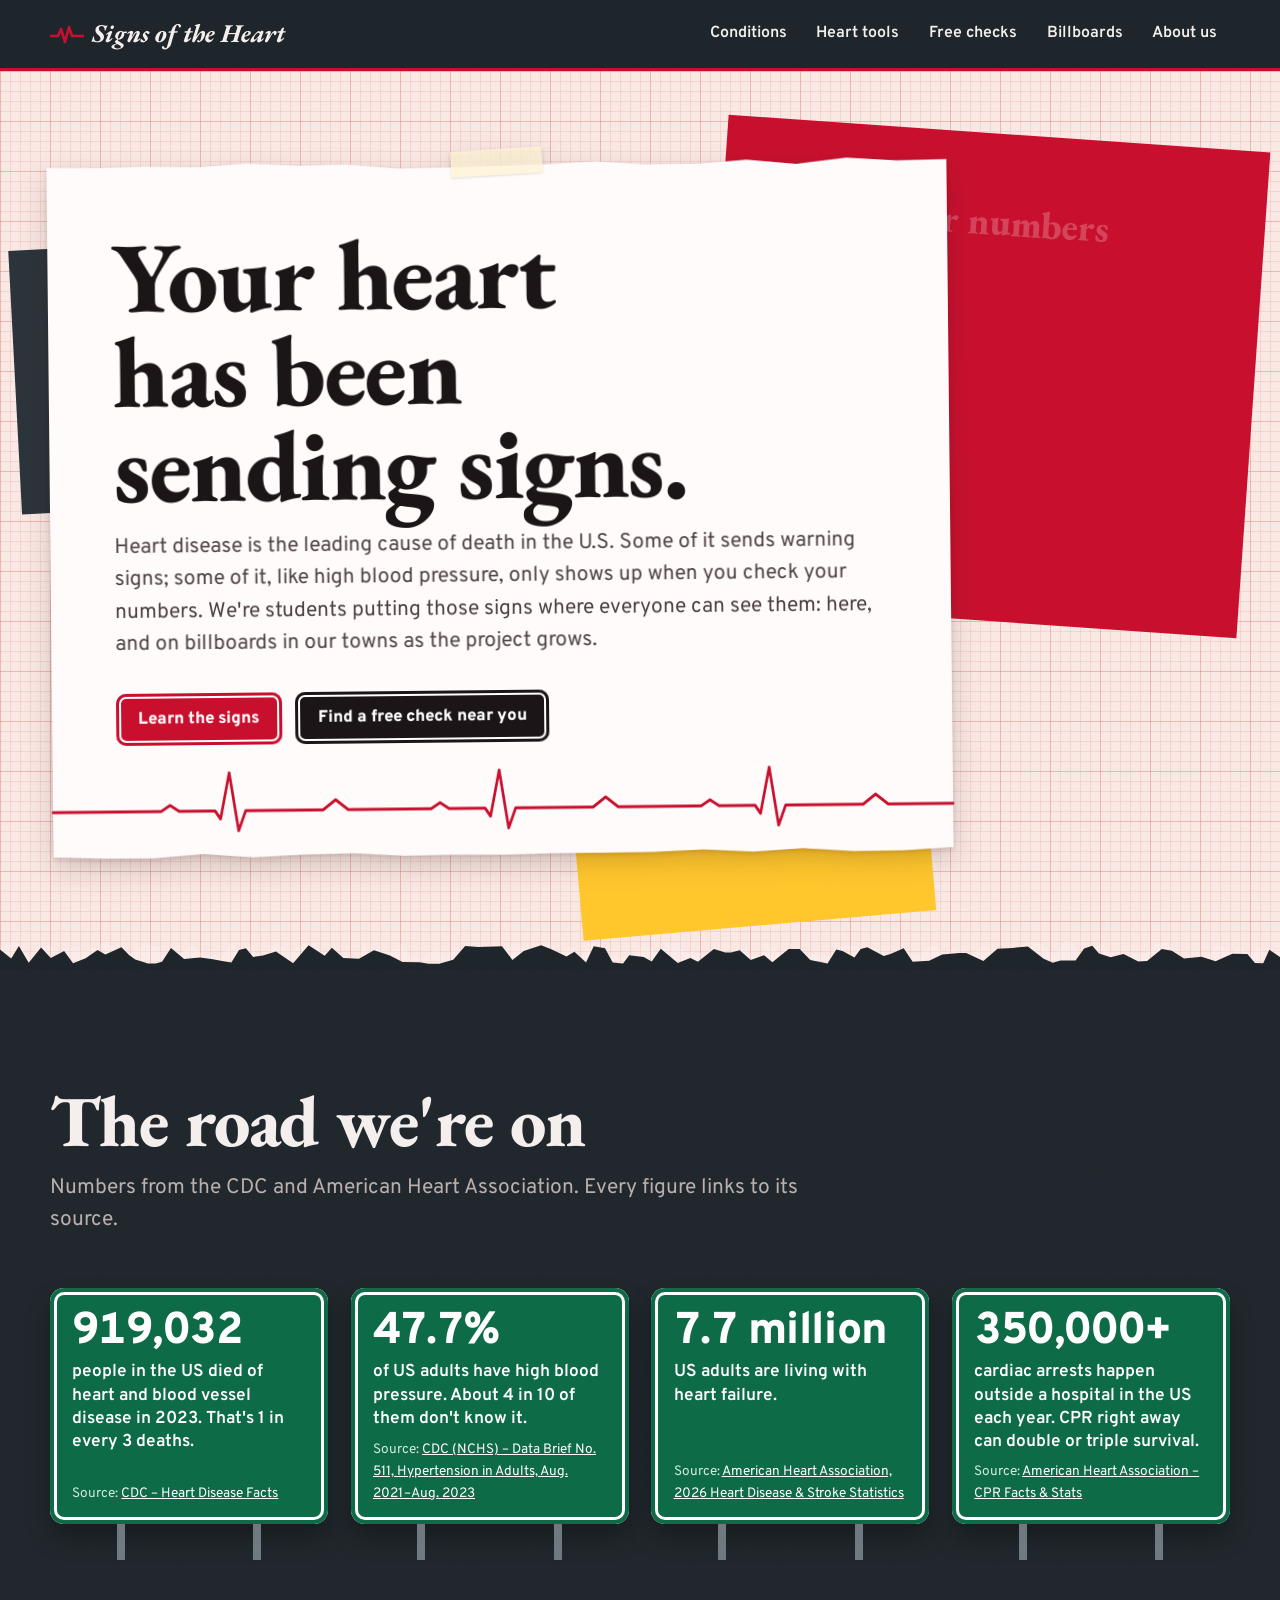
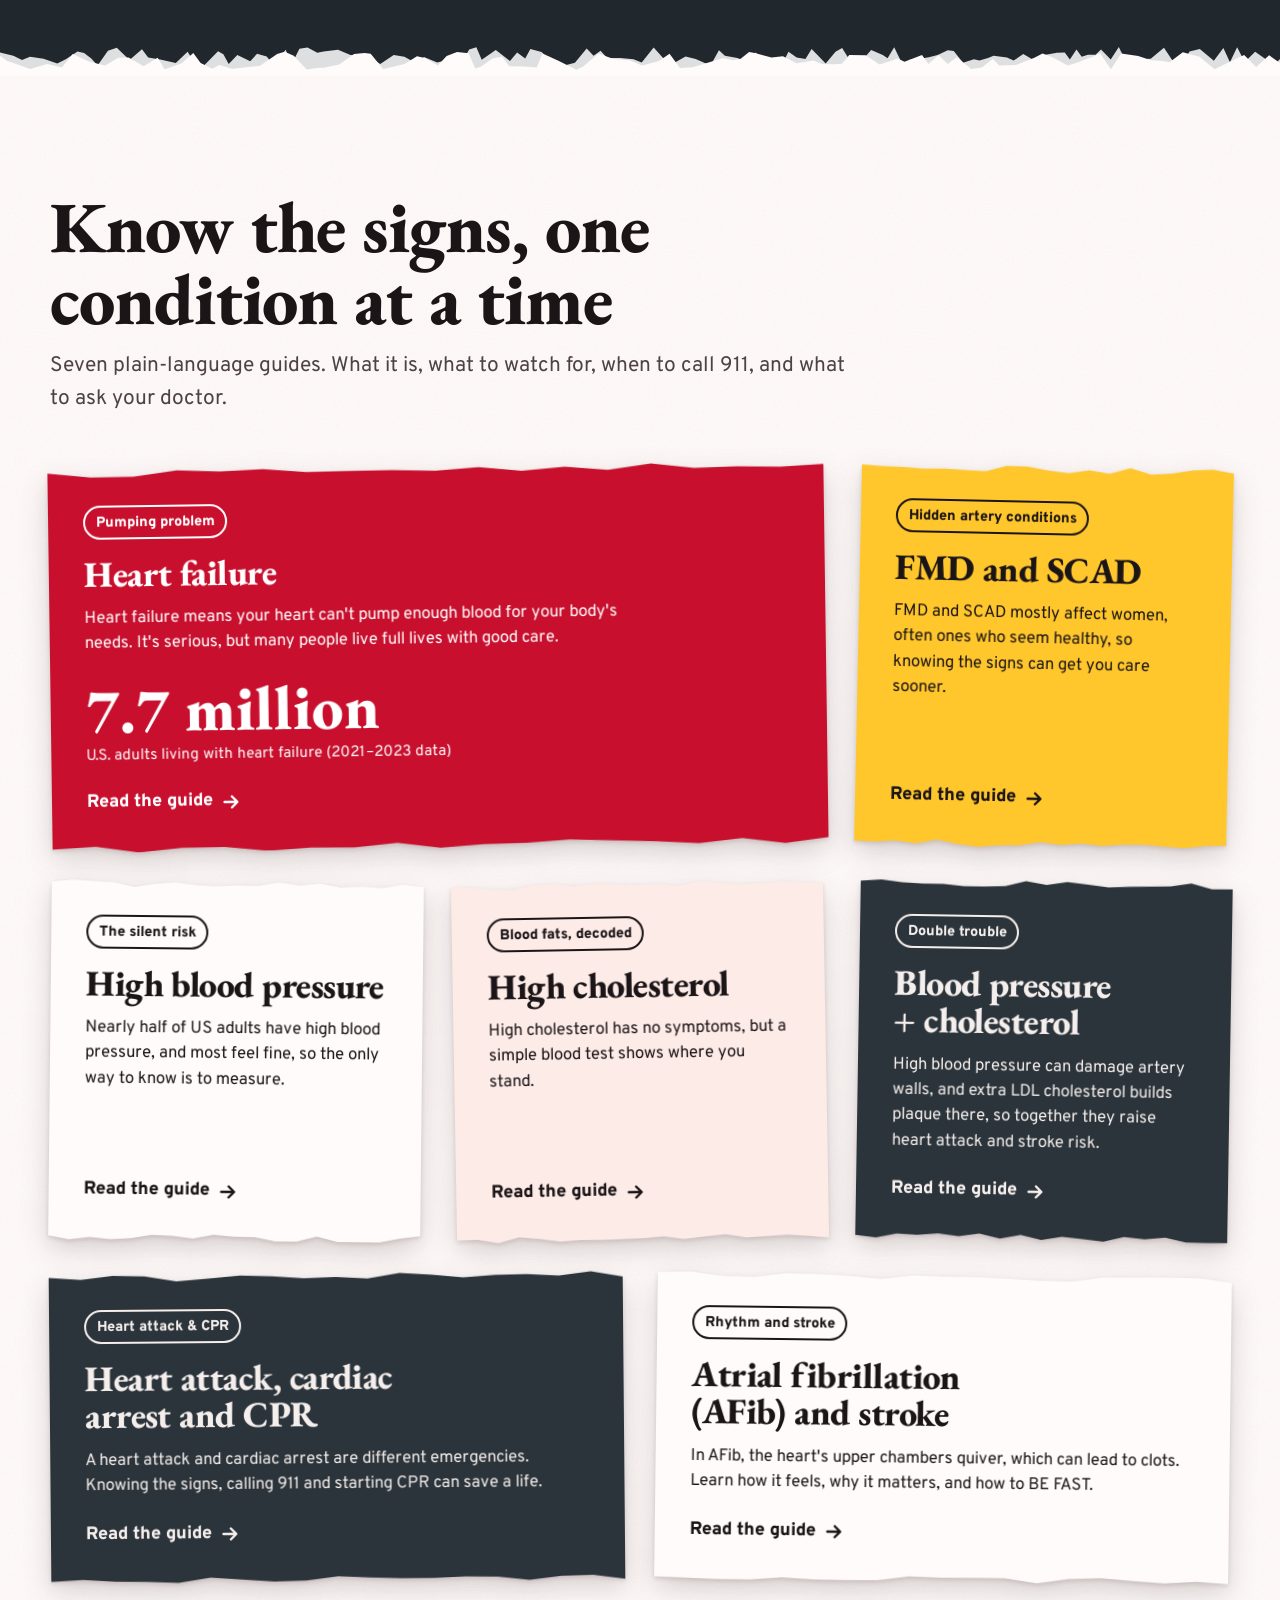
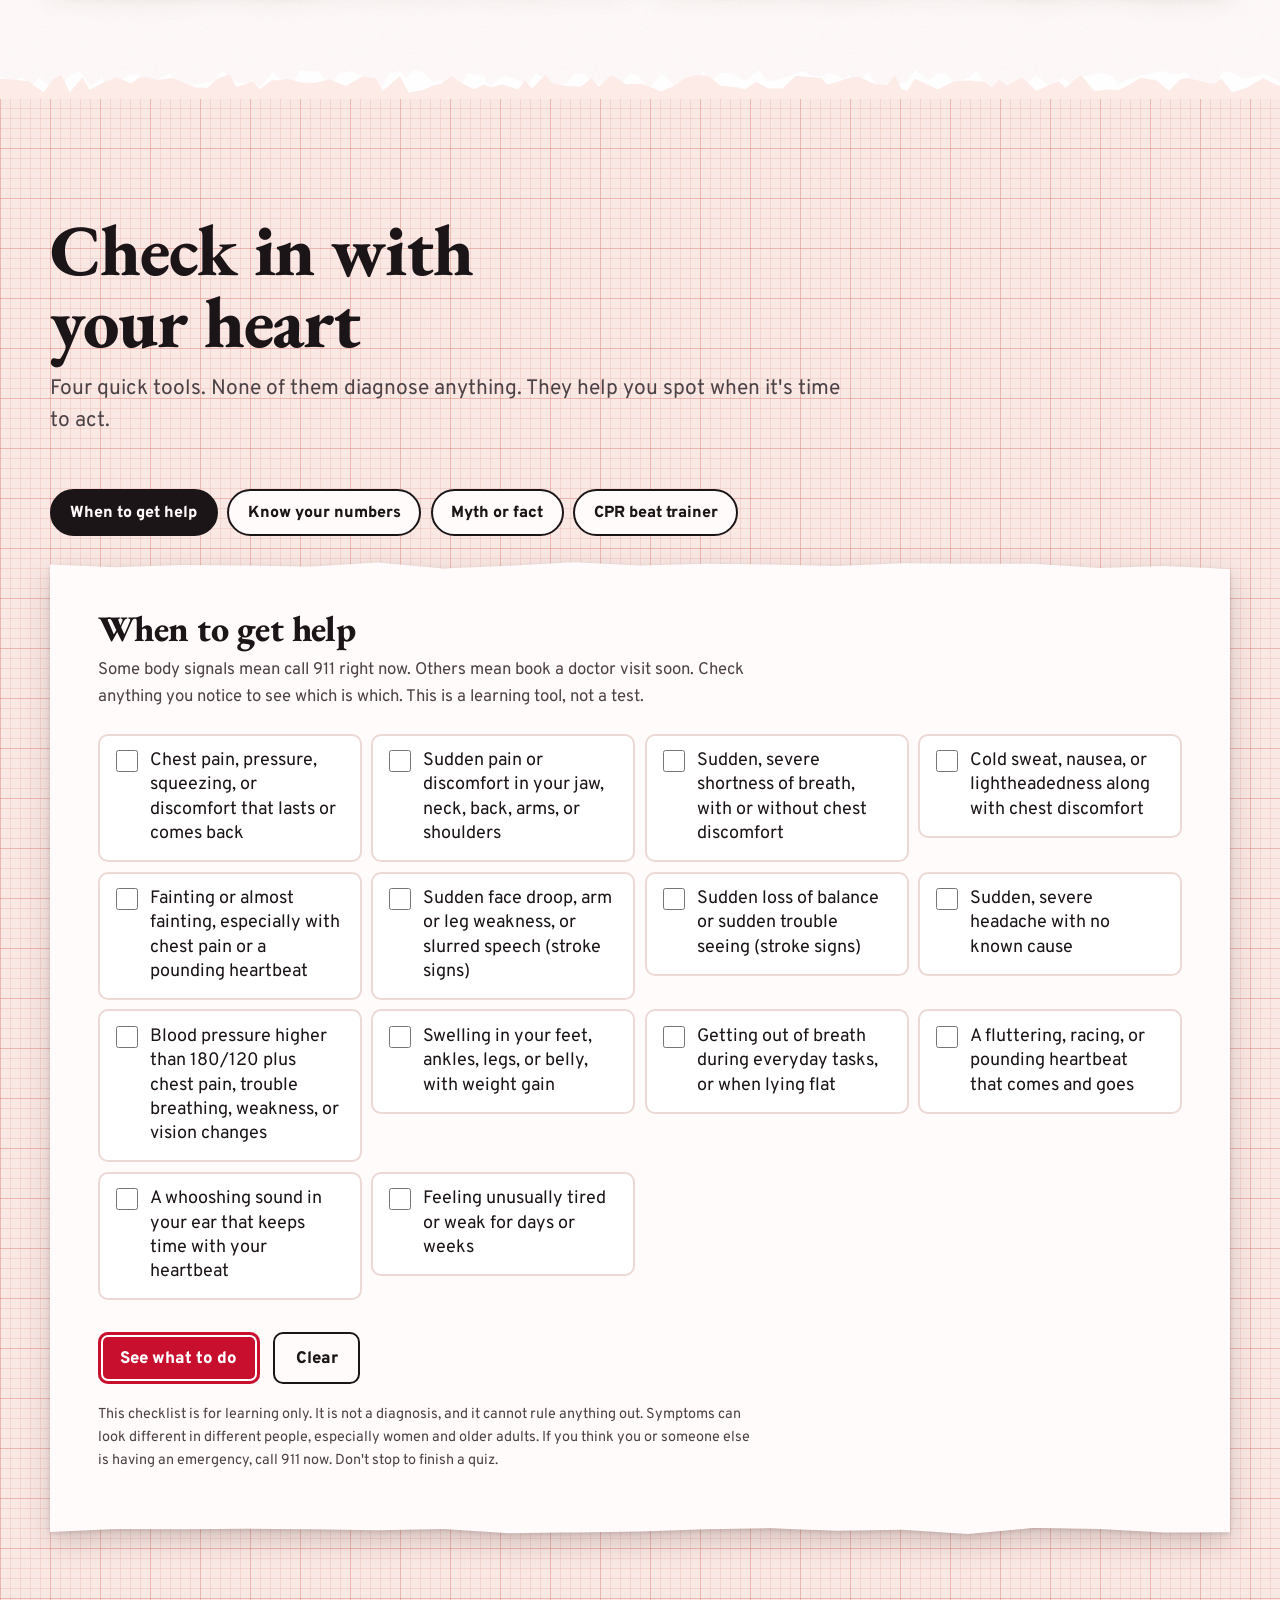
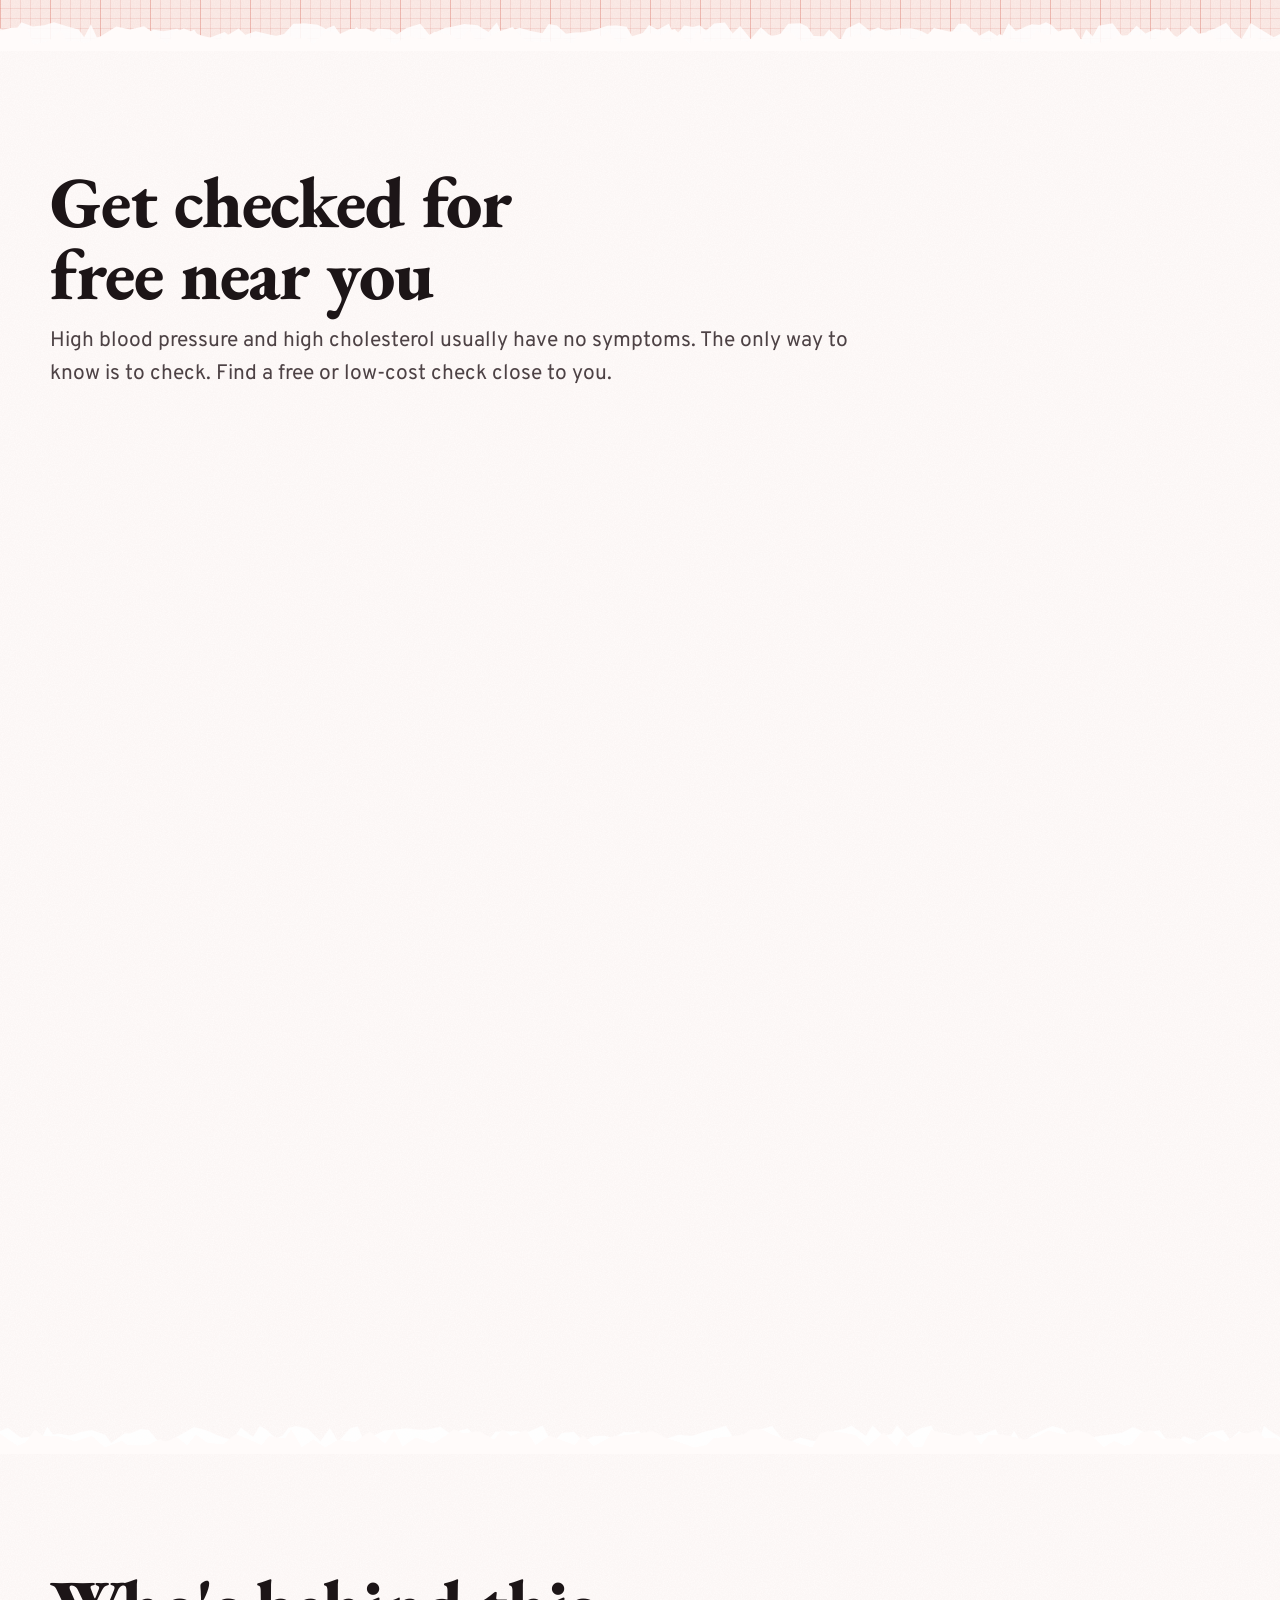
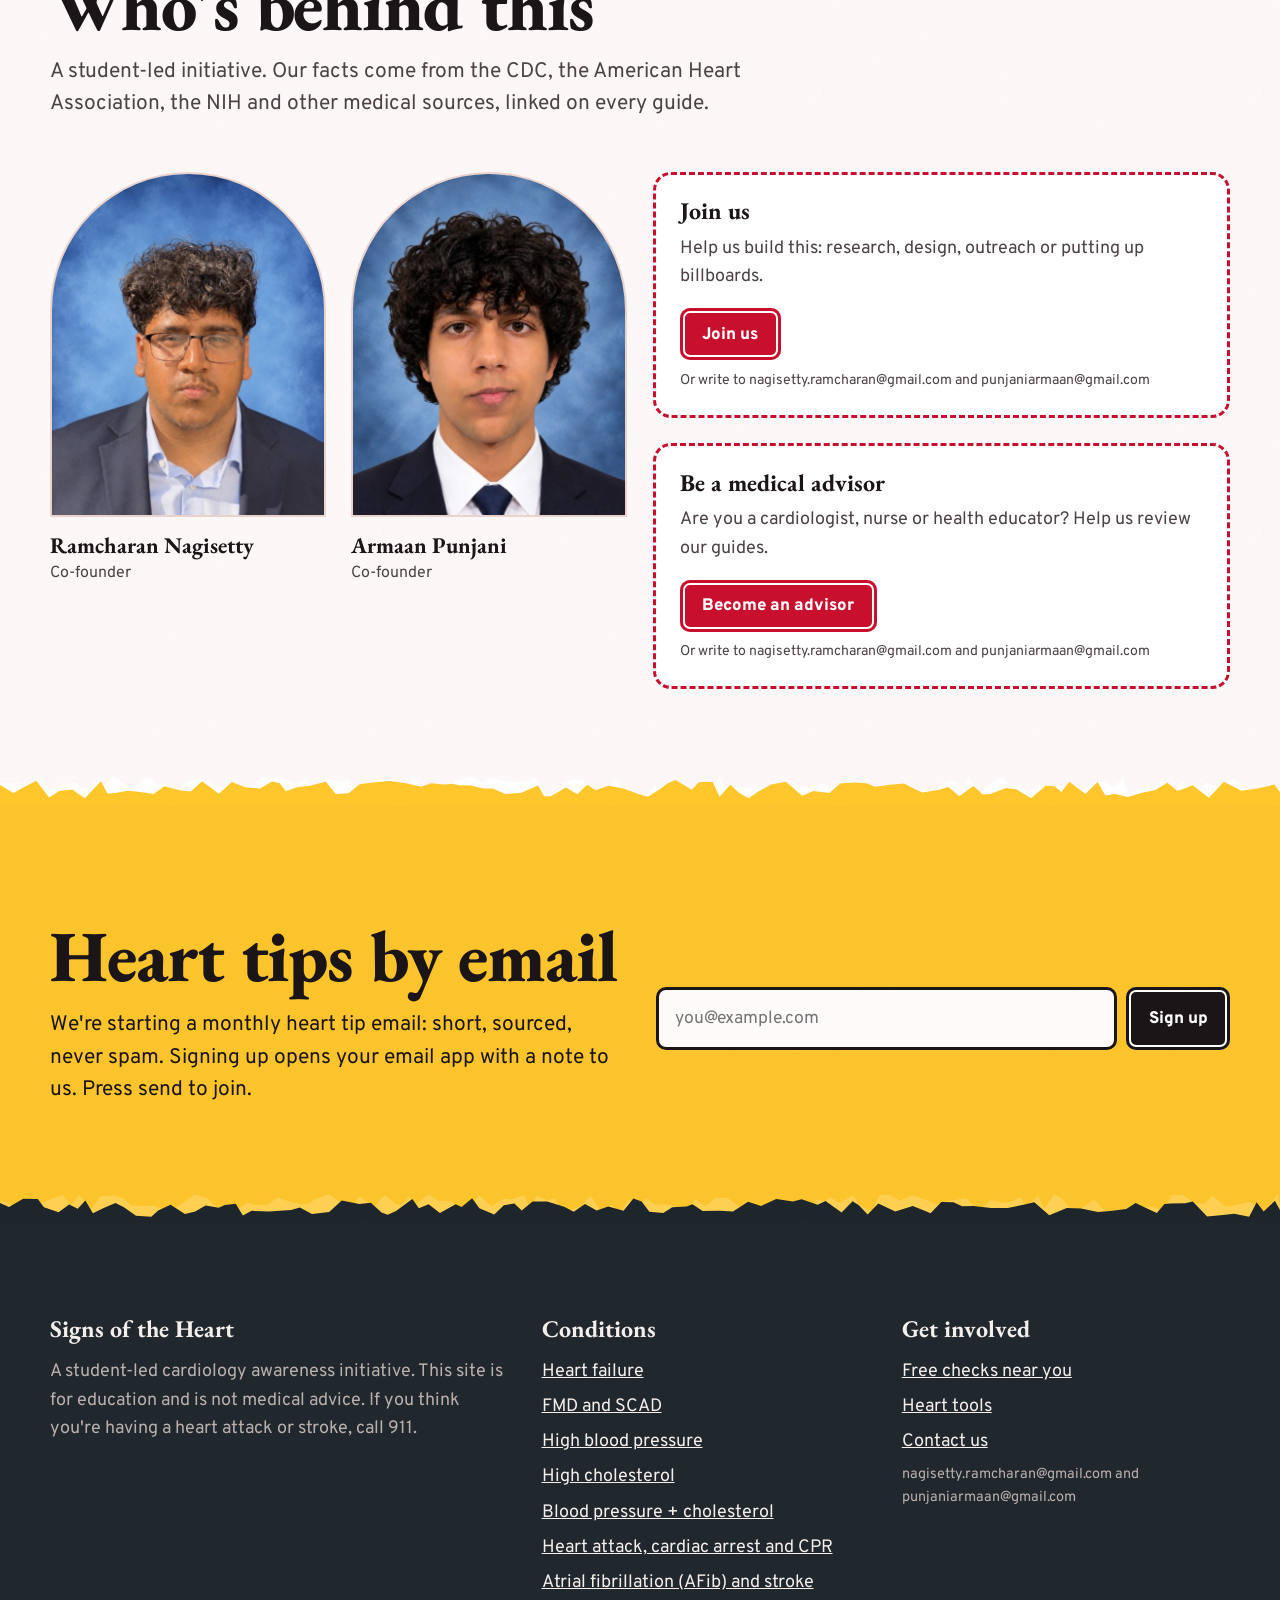
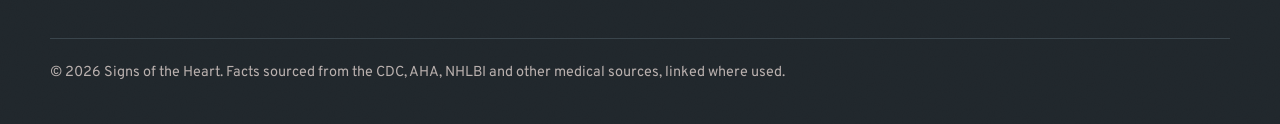
<file: index.html>
<!doctype html>
<html lang="en">
<head>
<meta charset="utf-8">
<meta name="viewport" content="width=device-width, initial-scale=1, viewport-fit=cover">
<title>Signs of the Heart</title>
<meta name="description" content="A student-led cardiology awareness initiative: learn the signs of heart disease, check your numbers, and put heart-health billboards where people can see them.">
<meta property="og:type" content="website">
<meta property="og:title" content="Signs of the Heart">
<meta property="og:description" content="A student-led cardiology awareness project: learn the warning signs of heart disease, check your numbers, and help put heart-health billboards where people can see them.">
<meta property="og:url" content="https://myheartsigns.com/">
<meta name="twitter:card" content="summary">
<link rel="canonical" href="https://myheartsigns.com/">
<link rel="icon" href="data:image/svg+xml,%3Csvg xmlns=%27http://www.w3.org/2000/svg%27 viewBox=%270 0 34 20%27%3E%3Cpath d=%27M0 12h8l3-7 4 13 4-15 3 9h12%27 fill=%27none%27 stroke=%27%23c8102e%27 stroke-width=%273%27 stroke-linejoin=%27round%27/%3E%3C/svg%3E">
<link rel="preconnect" href="https://fonts.googleapis.com">
<link rel="preconnect" href="https://fonts.gstatic.com" crossorigin>
<link href="https://fonts.googleapis.com/css2?family=EB+Garamond:ital,wght@0,400..800;1,400..800&family=Overpass:wght@400..900&display=swap" rel="stylesheet">
<link rel="stylesheet" href="assets/styles.css?v=18">
<script>document.documentElement.classList.add('js')</script>
</head>
<body>
<a class="skip" href="#main">Skip to content</a>

<header class="nav">
  <div class="wrap nav-inner">
    <a class="wordmark" href="index.html" aria-label="Signs of the Heart, home">
      <svg viewBox="0 0 34 20" aria-hidden="true"><path d="M0 12h8l3-7 4 13 4-15 3 9h12" fill="none" stroke="#c8102e" stroke-width="2.6" stroke-linejoin="round" stroke-linecap="round"/></svg>
      <span data-org-name>Signs of the Heart</span>
    </a>
    <button class="nav-toggle" aria-expanded="false" aria-controls="nav-links">Menu</button>
    <ul class="nav-links" id="nav-links">
      <li><a href="#conditions">Conditions</a></li>
      <li><a href="#check">Heart tools</a></li>
      <li><a href="#free-checks">Free checks</a></li>
      <li><a href="billboards.html">Billboards</a></li>
      <li><a href="#about">About us</a></li>
    </ul>
  </div>
</header>

<main id="main">

  <!-- HERO -->
  <section class="band band-ecg hero" aria-labelledby="hero-title">
    <div class="wrap hero-wall">
      <div class="hero-back one" aria-hidden="true"><div class="old-type">Know your numbers</div></div>
      <div class="hero-back two" aria-hidden="true"><div class="old-type">Learn CPR</div></div>
      <div class="hero-back three" aria-hidden="true"></div>
      <div class="poster hero-poster" data-torn-card>
        <span class="tape" aria-hidden="true"></span>
        <div class="poster-inner">
          <h1 class="h-display" id="hero-title">Your heart has been sending signs.</h1>
          <p class="lede">Heart disease is the leading cause of death in the U.S. Some of it sends warning signs; some of it, like high blood pressure, only shows up when you check your numbers. We're students putting those signs where everyone can see them: here, and on billboards in our towns as the project grows.</p>
          <div class="btn-row">
            <a class="btn" href="#conditions">Learn the signs</a>
            <a class="btn btn-ink" href="#free-checks">Find a free check near you</a>
          </div>
        </div>
        <svg class="hero-ecg" viewBox="0 0 1000 70" preserveAspectRatio="none" aria-hidden="true">
          <path class="trace" d="M0 40 H120 l10 -6 l10 6 H180 l6 8 l10 -46 l10 58 l8 -20 H300 l14 -10 l14 10 H420 l10 -6 l10 6 H480 l6 8 l10 -46 l10 58 l8 -20 H600 l14 -10 l14 10 H720 l10 -6 l10 6 H780 l6 8 l10 -46 l10 58 l8 -20 H900 l14 -10 l14 10 H1000"/>
          <circle class="blip" cx="1000" cy="40" r="5"/>
        </svg>
      </div>
    </div>
  </section>

  <!-- STATS -->
  <section class="band band-dark" id="facts" aria-labelledby="facts-title" data-torn="top">
    <div class="wrap">
      <div class="section-head">
        <h2 class="h-section" id="facts-title">The road we're on</h2>
        <p class="lede">Numbers from the CDC and American Heart Association. Every figure links to its source.</p>
      </div>
      <div class="plates" id="home-stats"></div>
    </div>
  </section>

  <!-- CONDITIONS -->
  <section class="band band-paper" id="conditions" aria-labelledby="conditions-title" data-torn="top">
    <div class="wrap">
      <div class="section-head">
        <h2 class="h-section" id="conditions-title">Know the signs, one condition at a time</h2>
        <p class="lede">Seven plain-language guides. What it is, what to watch for, when to call 911, and what to ask your doctor.</p>
      </div>
      <div class="wall" id="wall"></div>
    </div>
  </section>

  <!-- TOOLS -->
  <section class="band band-ecg" id="check" aria-labelledby="check-title" data-torn="top">
    <div class="wrap">
      <div class="section-head">
        <h2 class="h-section" id="check-title">Check in with your heart</h2>
        <p class="lede">Four quick tools. None of them diagnose anything. They help you spot when it's time to act.</p>
      </div>

      <div class="tool-tabs" role="tablist" aria-label="Heart tools">
        <button class="tool-tab" role="tab" id="tab-symptoms" aria-controls="panel-symptoms" aria-selected="true">When to get help</button>
        <button class="tool-tab" role="tab" id="tab-numbers" aria-controls="panel-numbers" aria-selected="false" tabindex="-1">Know your numbers</button>
        <button class="tool-tab" role="tab" id="tab-myths" aria-controls="panel-myths" aria-selected="false" tabindex="-1">Myth or fact</button>
        <button class="tool-tab" role="tab" id="tab-cpr" aria-controls="panel-cpr" aria-selected="false" tabindex="-1">CPR beat trainer</button>
      </div>

      <div class="poster tool-panel" role="tabpanel" id="panel-symptoms" aria-labelledby="tab-symptoms" data-torn-card>
        <h3 class="h-card">When to get help</h3>
        <p class="tool-intro" id="sc-intro"></p>
        <form id="sc-form">
          <ul class="checklist" id="sc-list"></ul>
          <div class="btn-row">
            <button class="btn" type="submit">See what to do</button>
            <button class="btn btn-ghost" type="reset">Clear</button>
          </div>
        </form>
        <div class="result" id="sc-result" hidden aria-live="polite"></div>
        <p class="disclaimer" id="sc-disclaimer"></p>
      </div>

      <div class="poster tool-panel" role="tabpanel" id="panel-numbers" aria-labelledby="tab-numbers" hidden data-torn-card>
        <h3 class="h-card">Know your numbers</h3>
        <p class="tool-intro">Type in your latest readings to see which range they fall in.</p>
        <div class="tool-grid">
          <form id="bp-form" novalidate>
            <div class="field-row">
              <div class="field"><label for="bp-sys">Top number (systolic)</label><input id="bp-sys" inputmode="numeric" type="number" min="60" max="260" placeholder="e.g. 128"></div>
              <div class="field"><label for="bp-dia">Bottom number (diastolic)</label><input id="bp-dia" inputmode="numeric" type="number" min="30" max="160" placeholder="e.g. 82"></div>
            </div>
            <button class="btn btn-green" type="submit">Check blood pressure</button>
            <div class="numbers-out" id="bp-out" hidden aria-live="polite"></div>
            <p class="hint" id="bp-src"></p>
          </form>
          <form id="chol-form" novalidate>
            <div class="field-row">
              <div class="field"><label for="chol-measure">Which number?</label><select id="chol-measure"></select></div>
              <div class="field"><label for="chol-val">Value (mg/dL)</label><input id="chol-val" inputmode="numeric" type="number" min="10" max="1000" placeholder="e.g. 190"></div>
            </div>
            <button class="btn btn-green" type="submit">Check cholesterol</button>
            <div class="numbers-out" id="chol-out" hidden aria-live="polite"></div>
            <p class="hint" id="chol-src"></p>
          </form>
        </div>
        <p class="disclaimer" id="numbers-disclaimer"></p>
      </div>

      <div class="poster tool-panel" role="tabpanel" id="panel-myths" aria-labelledby="tab-myths" hidden data-torn-card>
        <h3 class="h-card">Myth or fact</h3>
        <p class="tool-intro">Tap a card to flip it.</p>
        <div class="myths" id="myths"></div>
      </div>

      <div class="poster tool-panel" role="tabpanel" id="panel-cpr" aria-labelledby="tab-cpr" hidden data-torn-card>
        <h3 class="h-card">CPR beat trainer</h3>
        <p class="tool-intro" id="cpr-intro"></p>
        <div class="cpr">
          <button class="cpr-pad" id="cpr-pad" type="button" aria-describedby="cpr-help">Push</button>
          <div>
            <div class="bpm" aria-live="polite"><span id="cpr-bpm">0</span><small>pushes a minute</small></div>
            <div class="zone" id="cpr-zone">Tap the circle (or press the space bar) at a steady beat.</div>
            <div class="cpr-meter" aria-hidden="true"><i id="cpr-needle"></i></div>
            <div class="cpr-scale" aria-hidden="true"><span>70</span><span>100</span><span>120</span><span>160</span></div>
            <div class="btn-row">
              <button class="btn btn-ink" type="button" id="cpr-metro" aria-pressed="false">Play a 110 beat</button>
            </div>
            <p class="hint" id="cpr-help"></p>
          </div>
        </div>
        <ol class="cpr-steps" id="cpr-steps"></ol>
        <p class="disclaimer" id="cpr-src"></p>
      </div>
    </div>
  </section>

  <!-- FREE CHECKS -->
  <section class="band band-paper" id="free-checks" aria-labelledby="free-title" data-torn="top">
    <div class="wrap">
      <div class="section-head">
        <h2 class="h-section" id="free-title">Get checked for free near you</h2>
        <p class="lede">High blood pressure and high cholesterol usually have no symptoms. The only way to know is to check. Find a free or low-cost check close to you.</p>
      </div>
      <div class="poster finder" data-torn-card>
        <form class="finder-form" id="finder-form" novalidate>
          <div class="field"><label for="finder-zip">Your ZIP code</label><input id="finder-zip" inputmode="numeric" autocomplete="postal-code" maxlength="5" placeholder="e.g. 94536"></div>
          <button class="btn" type="submit">Find places</button>
          <button class="btn btn-ghost" type="button" id="finder-geo">Use my location</button>
        </form>
        <p class="finder-msg" id="finder-msg" aria-live="polite"></p>
        <div class="tool-tabs finder-tabs" role="tablist" aria-label="Kind of place" id="finder-tabs"></div>
        <div class="finder-body">
          <div class="finder-info" id="finder-info"></div>
          <div class="finder-map">
            <iframe id="finder-map" title="Map of places near you" loading="lazy" referrerpolicy="no-referrer-when-downgrade" hidden></iframe>
            <div class="finder-empty" id="finder-empty">Enter your ZIP code or use your location to see places on the map.</div>
          </div>
        </div>
        <p class="disclaimer">Your ZIP code or location is only sent to Google Maps to show nearby places. We don't save it. Hours and services change, so call ahead. A machine reading is a screening, not a diagnosis: if it's high, check again and see a doctor.</p>
      </div>
    </div>
  </section>

  <!-- ABOUT: TEAM -->
  <section class="band band-paper" id="about" aria-labelledby="about-title" data-torn="top">
    <div class="wrap">
      <div class="section-head">
        <h2 class="h-section" id="about-title">Who's behind this</h2>
        <p class="lede">A student-led initiative. Our facts come from the CDC, the American Heart Association, the NIH and other medical sources, linked on every guide.</p>
      </div>
      <div class="team" id="team"></div>
    </div>
  </section>

  <!-- NEWSLETTER -->
  <section class="band band-caution" aria-labelledby="signup-title" data-torn="top">
    <div class="wrap signup">
      <div>
        <h2 class="h-section" id="signup-title">Heart tips by email</h2>
        <p class="lede" style="color:var(--ink)">We're starting a monthly heart tip email: short, sourced, never spam. Signing up opens your email app with a note to us. Press send to join.</p>
      </div>
      <form class="signup-form-wrap" id="signup" novalidate>
        <label class="visually-hidden" for="signup-email">Email address</label>
        <div class="signup-form">
          <input id="signup-email" type="email" autocomplete="email" placeholder="you@example.com" required>
          <button class="btn btn-ink" type="submit">Sign up</button>
        </div>
        <p class="signup-msg" id="signup-msg" aria-live="polite"></p>
      </form>
    </div>
  </section>
</main>

<footer class="band band-dark footer" data-torn="top">
  <div class="wrap">
    <div class="footer-grid">
      <div>
        <h2 data-org-name>Signs of the Heart</h2>
        <p>A student-led cardiology awareness initiative. This site is for education and is not medical advice. If you think you're having a heart attack or stroke, call 911.</p>
      </div>
      <div>
        <h2>Conditions</h2>
        <ul id="footer-topics"></ul>
      </div>
      <div>
        <h2>Get involved</h2>
        <ul>
          <li><a href="#free-checks">Free checks near you</a></li>
              <li><a href="#check">Heart tools</a></li>
          <li><a href="#" data-mailto="Hello from the Signs of the Heart website">Contact us</a></li>
          <li class="footer-mail" data-emails></li>
        </ul>
      </div>
    </div>
    <div class="footer-base">© <span id="year"></span> <span data-org-name>Signs of the Heart</span>. Facts sourced from the CDC, AHA, NHLBI and other medical sources, linked where used.</div>
  </div>
</footer>


<script src="assets/data.base.js?v=18"></script>
<script src="assets/data.content.js?v=18"></script>
<script src="assets/app.js?v=18"></script>
<script src="assets/home.js?v=18"></script>
</body>
</html>
</file>
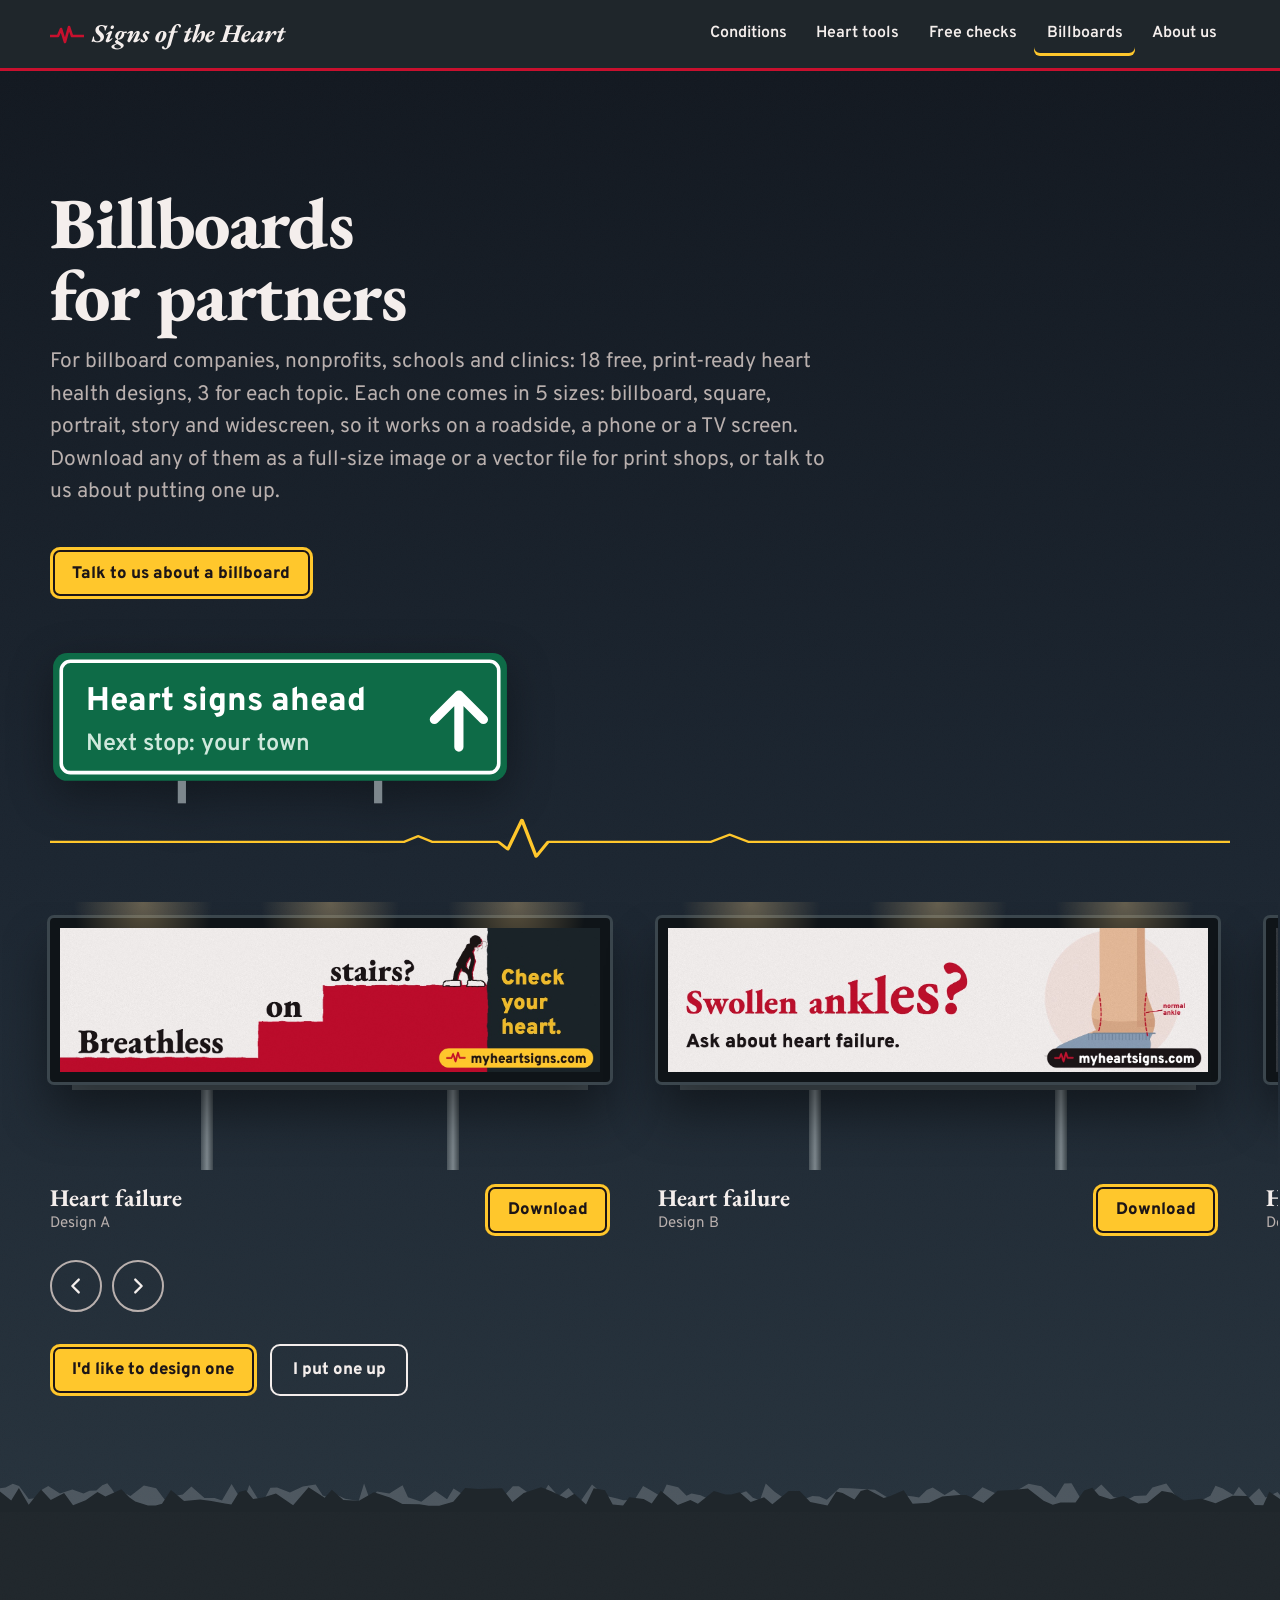
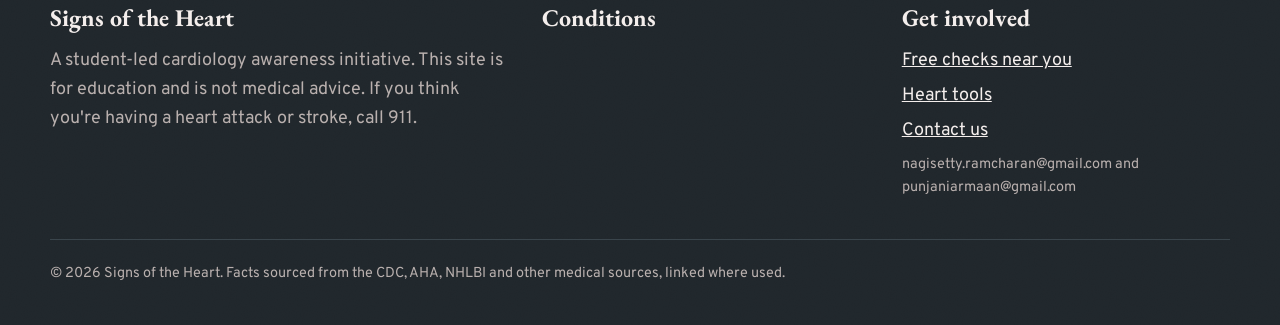
<file: billboards.html>
<!doctype html>
<html lang="en">
<head>
<meta charset="utf-8">
<meta name="viewport" content="width=device-width, initial-scale=1, viewport-fit=cover">
<title>Billboards for partners | Signs of the Heart</title>
<meta name="robots" content="noindex">
<meta name="description" content="A student-led cardiology awareness initiative: learn the signs of heart disease, check your numbers, and put heart-health billboards where people can see them.">
<meta property="og:type" content="website">
<meta property="og:title" content="Signs of the Heart">
<meta property="og:description" content="A student-led cardiology awareness project: learn the warning signs of heart disease, check your numbers, and help put heart-health billboards where people can see them.">
<meta property="og:url" content="https://myheartsigns.com/billboards">
<meta name="twitter:card" content="summary">
<link rel="canonical" href="https://myheartsigns.com/billboards">
<link rel="icon" href="data:image/svg+xml,%3Csvg xmlns=%27http://www.w3.org/2000/svg%27 viewBox=%270 0 34 20%27%3E%3Cpath d=%27M0 12h8l3-7 4 13 4-15 3 9h12%27 fill=%27none%27 stroke=%27%23c8102e%27 stroke-width=%273%27 stroke-linejoin=%27round%27/%3E%3C/svg%3E">
<link rel="preconnect" href="https://fonts.googleapis.com">
<link rel="preconnect" href="https://fonts.gstatic.com" crossorigin>
<link href="https://fonts.googleapis.com/css2?family=EB+Garamond:ital,wght@0,400..800;1,400..800&family=Overpass:wght@400..900&display=swap" rel="stylesheet">
<link rel="stylesheet" href="assets/styles.css?v=18">
<script>document.documentElement.classList.add('js')</script>
</head>
<body>
<a class="skip" href="#main">Skip to content</a>

<header class="nav">
  <div class="wrap nav-inner">
    <a class="wordmark" href="index.html" aria-label="Signs of the Heart, home">
      <svg viewBox="0 0 34 20" aria-hidden="true"><path d="M0 12h8l3-7 4 13 4-15 3 9h12" fill="none" stroke="#c8102e" stroke-width="2.6" stroke-linejoin="round" stroke-linecap="round"/></svg>
      <span data-org-name>Signs of the Heart</span>
    </a>
    <button class="nav-toggle" aria-expanded="false" aria-controls="nav-links">Menu</button>
    <ul class="nav-links" id="nav-links">
      <li><a href="index.html#conditions">Conditions</a></li>
      <li><a href="index.html#check">Heart tools</a></li>
      <li><a href="index.html#free-checks">Free checks</a></li>
      <li><a href="billboards.html" aria-current="page">Billboards</a></li>
      <li><a href="index.html#about">About us</a></li>
    </ul>
  </div>
</header>

<main id="main">
  <section class="band band-night" id="billboards" aria-labelledby="billboards-title">
    <div class="wrap">
      <div class="section-head">
        <h1 class="h-section" id="billboards-title">Billboards for partners</h1>
        <p class="lede">For billboard companies, nonprofits, schools and clinics: 18 free, print-ready heart health designs, 3 for each topic. Each one comes in 5 sizes: billboard, square, portrait, story and widescreen, so it works on a roadside, a phone or a TV screen. Download any of them as a full-size image or a vector file for print shops, or talk to us about putting one up.</p>
        <div class="btn-row"><a class="btn btn-caution" href="#" data-mailto="Billboard partnership: Signs of the Heart">Talk to us about a billboard</a></div>
      </div>
      <div class="road-sign" aria-hidden="true">
        <svg viewBox="0 0 900 300" role="presentation">
          <rect x="6" y="6" width="888" height="250" rx="28" fill="#0e6b47"/>
          <rect x="22" y="22" width="856" height="218" rx="18" fill="none" stroke="#fff" stroke-width="7"/>
          <text x="70" y="118" font-family="Overpass, Arial, sans-serif" font-weight="800" font-size="64" fill="#fff">Heart signs ahead</text>
          <text x="70" y="196" font-family="Overpass, Arial, sans-serif" font-weight="600" font-size="46" fill="#cfe8dc">Next stop: your town</text>
          <path d="M800 190 V92 M752 136 L800 88 L848 136" fill="none" stroke="#fff" stroke-width="18" stroke-linecap="round" stroke-linejoin="round"/>
          <rect x="250" y="256" width="16" height="44" fill="#7d878d"/><rect x="634" y="256" width="16" height="44" fill="#7d878d"/>
        </svg>
        <svg class="ecg-rule road-pulse" viewBox="0 0 1000 60" preserveAspectRatio="none"><path d="M0 34 H300 l12 -8 l12 8 H380 l8 10 l12 -40 l12 50 l10 -20 H560 l16 -10 l16 10 H1000"/></svg>
      </div>
      <div class="road">
        <div class="boards" id="boards" tabindex="0" aria-label="Billboard designs, scroll sideways"></div>
        <div class="road-controls">
          <button type="button" id="boards-prev" aria-label="Previous billboard"><svg viewBox="0 0 24 24" aria-hidden="true"><path d="M15 5l-7 7 7 7" fill="none" stroke="currentColor" stroke-width="2.5" stroke-linecap="round" stroke-linejoin="round"/></svg></button>
          <button type="button" id="boards-next" aria-label="Next billboard"><svg viewBox="0 0 24 24" aria-hidden="true"><path d="M9 5l7 7-7 7" fill="none" stroke="currentColor" stroke-width="2.5" stroke-linecap="round" stroke-linejoin="round"/></svg></button>
        </div>
      </div>
      <div class="btn-row">
        <a class="btn btn-caution" href="#" data-mailto="I'd like to design a billboard for Signs of the Heart">I'd like to design one</a>
        <button class="btn btn-ghost" type="button" id="report-btn">I put one up</button>
      </div>
    </div>
  </section>

</main>

<footer class="band band-dark footer" data-torn="top">
  <div class="wrap">
    <div class="footer-grid">
      <div>
        <h2 data-org-name>Signs of the Heart</h2>
        <p>A student-led cardiology awareness initiative. This site is for education and is not medical advice. If you think you're having a heart attack or stroke, call 911.</p>
      </div>
      <div>
        <h2>Conditions</h2>
        <ul id="footer-topics"></ul>
      </div>
      <div>
        <h2>Get involved</h2>
        <ul>
          <li><a href="index.html#free-checks">Free checks near you</a></li>
              <li><a href="index.html#check">Heart tools</a></li>
          <li><a href="#" data-mailto="Hello from the Signs of the Heart website">Contact us</a></li>
          <li class="footer-mail" data-emails></li>
        </ul>
      </div>
    </div>
    <div class="footer-base">© <span id="year"></span> <span data-org-name>Signs of the Heart</span>. Facts sourced from the CDC, AHA, NHLBI and other medical sources, linked where used.</div>
  </div>
</footer>

<!-- download gate -->
<dialog class="modal" id="gate" aria-labelledby="gate-title">
  <div class="poster" data-torn-card>
    <button class="modal-close" type="button" data-close aria-label="Close">×</button>
    <form id="gate-form" method="dialog" novalidate>
      <div id="gate-ask">
        <h2 class="h-card" id="gate-title">Before you download</h2>
        <p class="tool-intro">It's free. Tell us what you plan to do with this template. Your answer stays in this browser and isn't sent to us.</p>
        <fieldset class="choices">
          <legend class="visually-hidden">What will you do with this design?</legend>
          <label class="choice"><input type="radio" name="use" value="looking" required><span>Just looking at the design<small>Browsing, curious, or saving it for later.</small></span></label>
          <label class="choice"><input type="radio" name="use" value="proposing"><span>Proposing it<small>Pitching it to a school, clinic, library, business or city.</small></span></label>
          <label class="choice"><input type="radio" name="use" value="putting"><span>Putting it up soon<small>You have a spot lined up.</small></span></label>
          <label class="choice"><input type="radio" name="use" value="placed"><span>I already put it up<small>Next you'll email us where it is so we can count it.</small></span></label>
        </fieldset>
        <fieldset class="sizes" id="gate-sizes">
          <legend>Pick a size</legend>
          <div class="size-grid" id="size-grid"></div>
        </fieldset>
        <div class="placement" id="placement" hidden></div>
        <p class="hint" id="gate-error" aria-live="polite"></p>
        <button class="btn" type="submit" id="gate-submit">Download template</button>
      </div>
      <div class="thanks" id="gate-thanks" hidden>
        <h2 class="h-card">Downloading now</h2>
        <p class="tool-intro" id="gate-thanks-text"></p>
        <div class="btn-row" style="margin-top:0">
          <a class="btn" id="gate-email" href="#" data-mailto="Billboard placed" hidden>Email us the details</a>
          <button class="btn btn-ink" type="button" data-close>Done</button>
        </div>
      </div>
    </form>
  </div>
</dialog>

<template id="placement-fields">
  <div class="field"><label for="pl-place">Place name</label><input id="pl-place" name="place" placeholder="e.g. Central Library, Route 9 billboard" required></div>
  <div class="field-row">
    <div class="field"><label for="pl-city">City and state</label><input id="pl-city" name="city" placeholder="e.g. Fremont, CA" required></div>
    <div class="field"><label for="pl-type">Place type</label>
      <select id="pl-type" name="type" required>
        <option value="">Choose one</option>
        <option>Billboard</option><option>Library</option><option>School or college</option><option>Clinic or hospital</option><option>Pharmacy</option><option>Community center</option><option>Bus stop or transit</option><option>Business</option><option>Other</option>
      </select>
    </div>
  </div>
  <div class="field-row">
    <div class="field"><label for="pl-date" data-date-label>Date it goes up</label><input id="pl-date" name="date" type="date"></div>
    <div class="field"><label for="pl-views">Estimated daily views</label><input id="pl-views" name="views" type="number" min="0" inputmode="numeric" placeholder="e.g. 500"><span class="hint">Rough guess of people who pass by each day.</span></div>
  </div>
  <div class="field" data-photo-field><label for="pl-photo">Photo (optional, you'll attach it to the email next)</label><input id="pl-photo" name="photo" type="file" accept="image/*"></div>
</template>

<script src="assets/data.base.js?v=18"></script>
<script src="assets/data.content.js?v=18"></script>
<script src="assets/app.js?v=18"></script>
<script src="assets/billboards.js?v=18"></script>
</body>
</html>
</file>
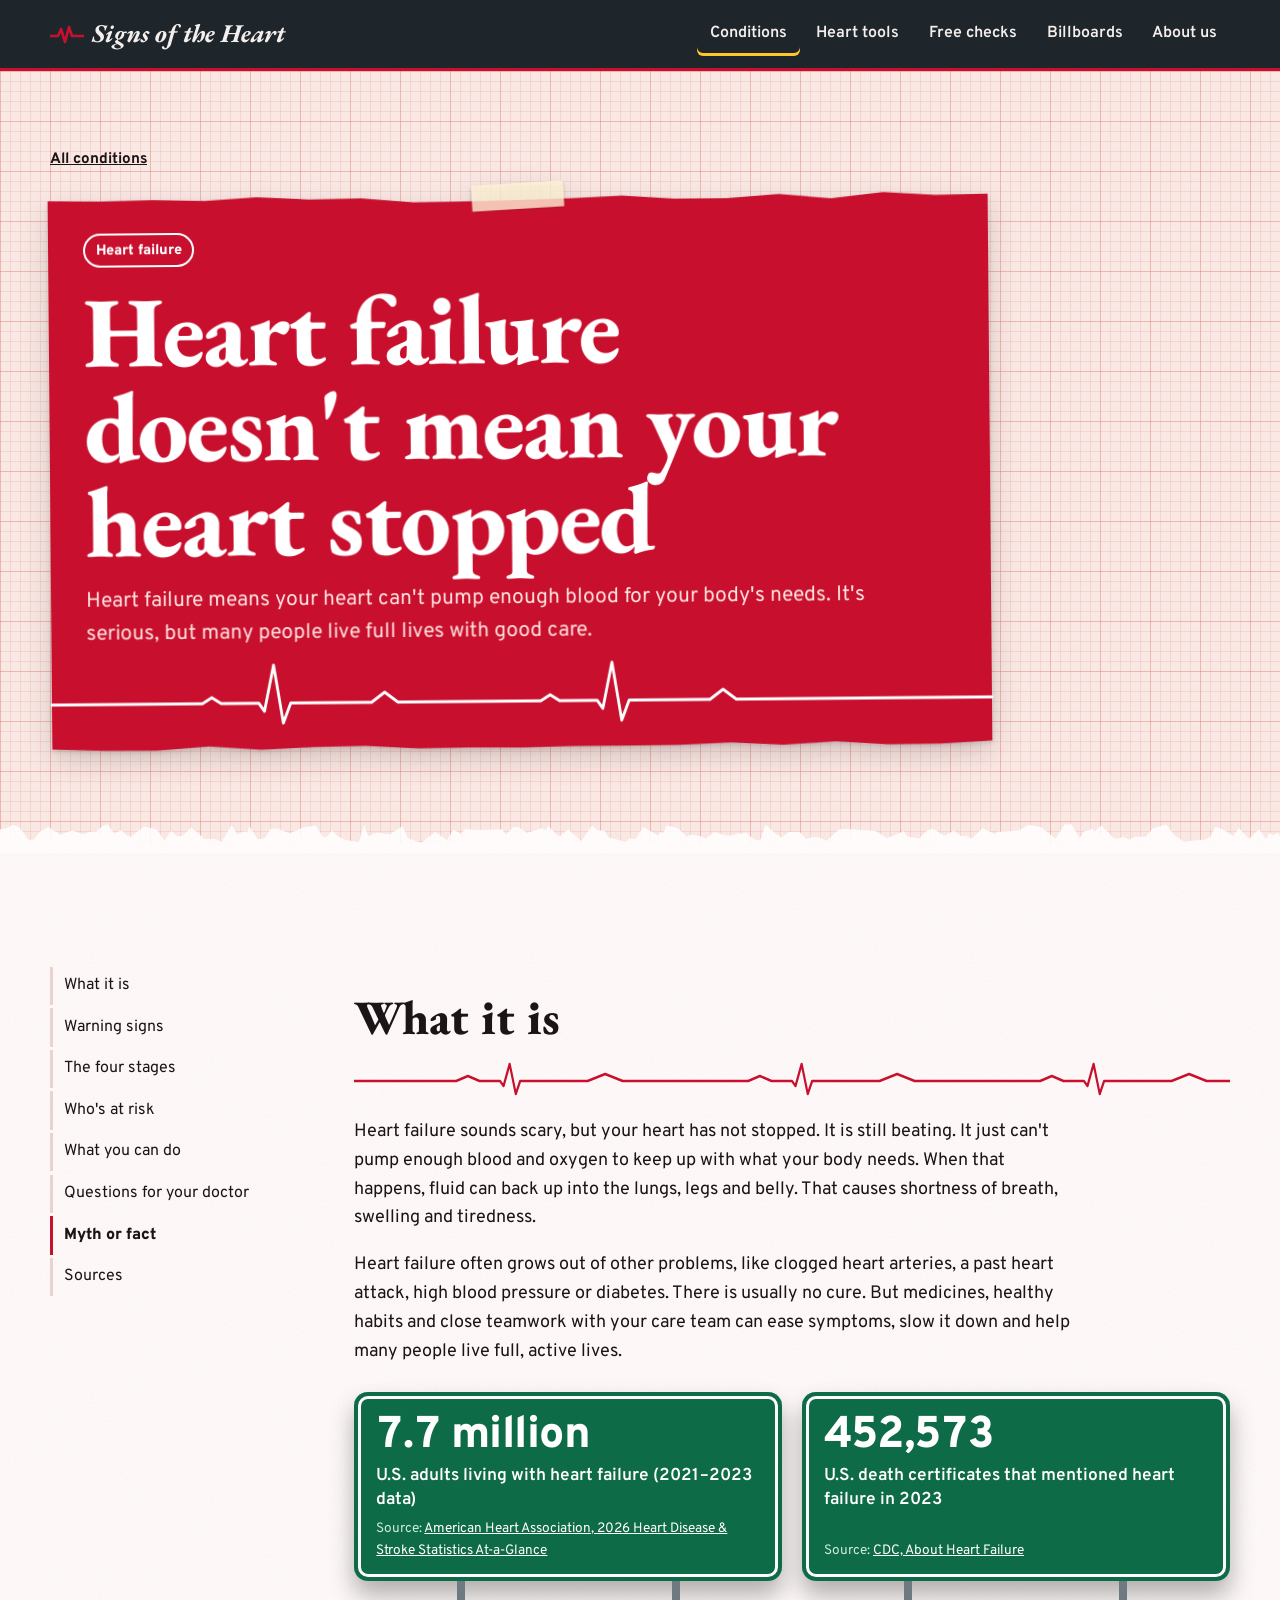
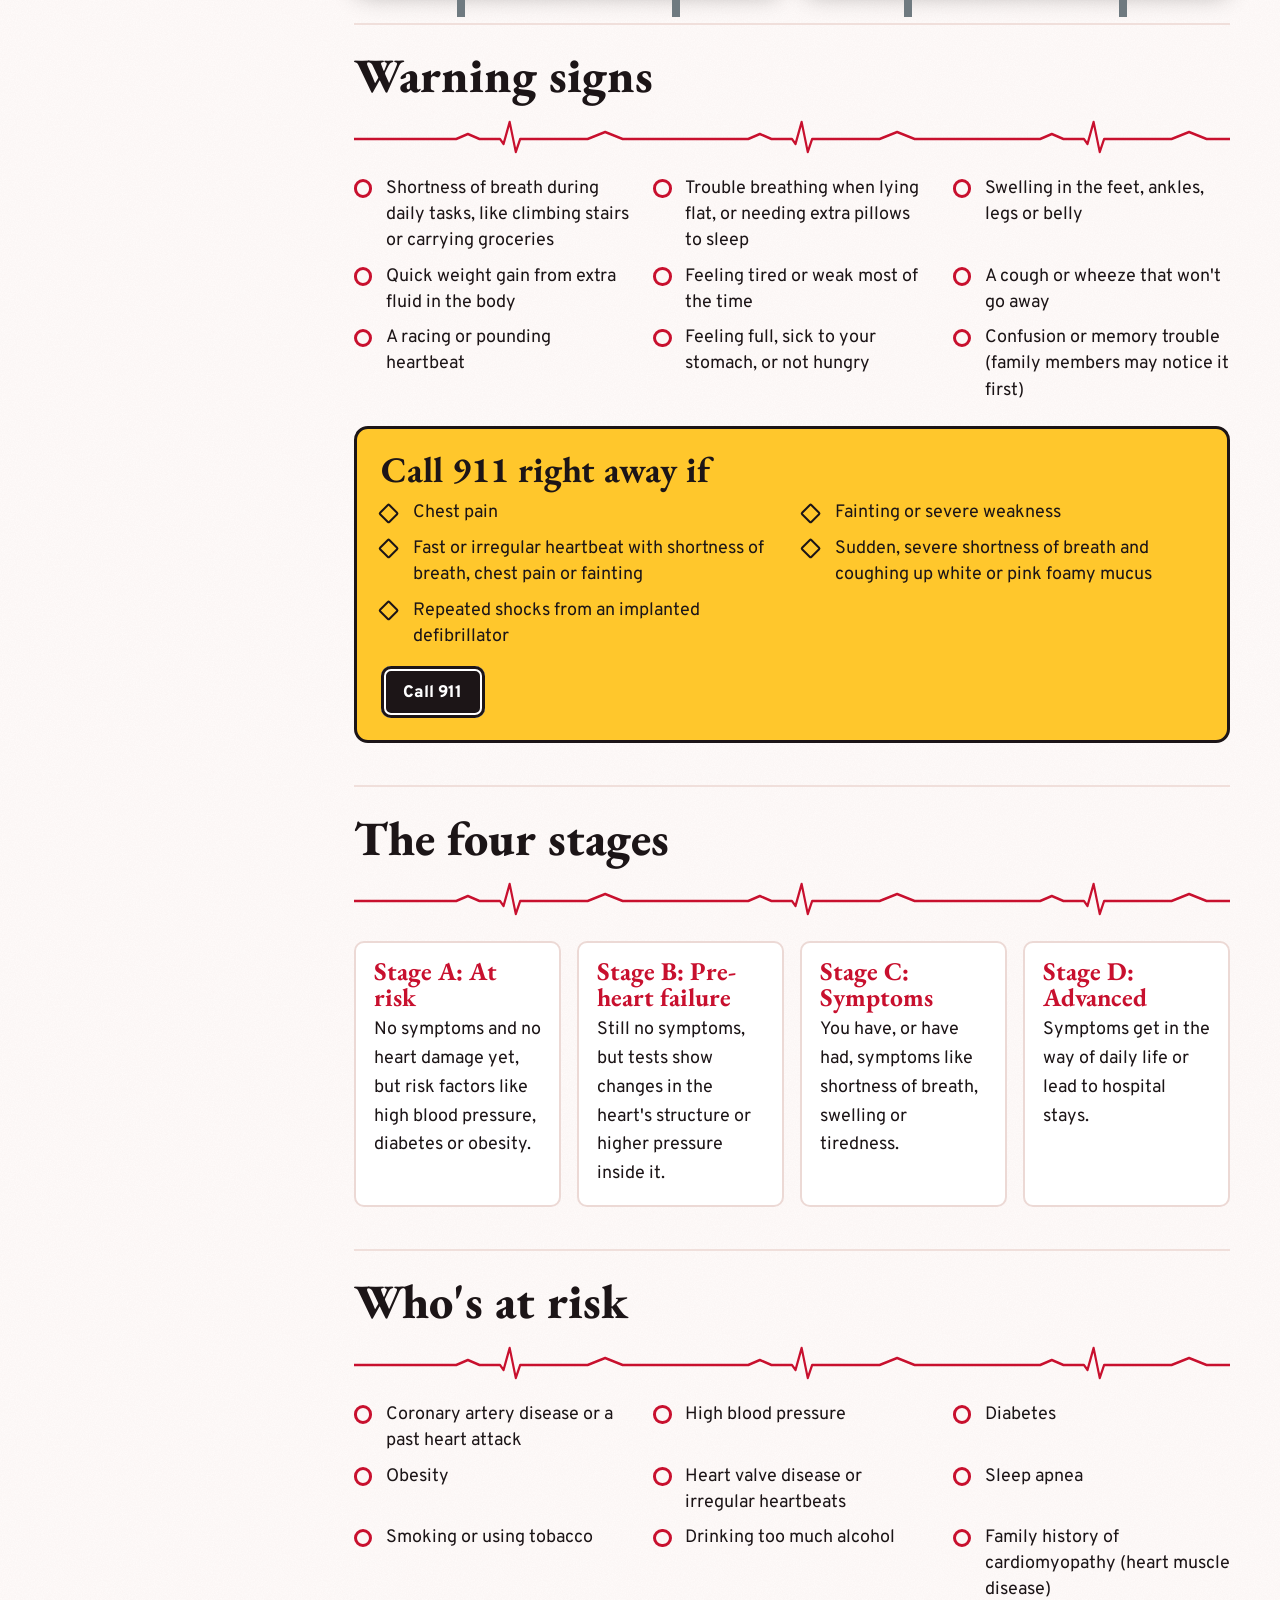
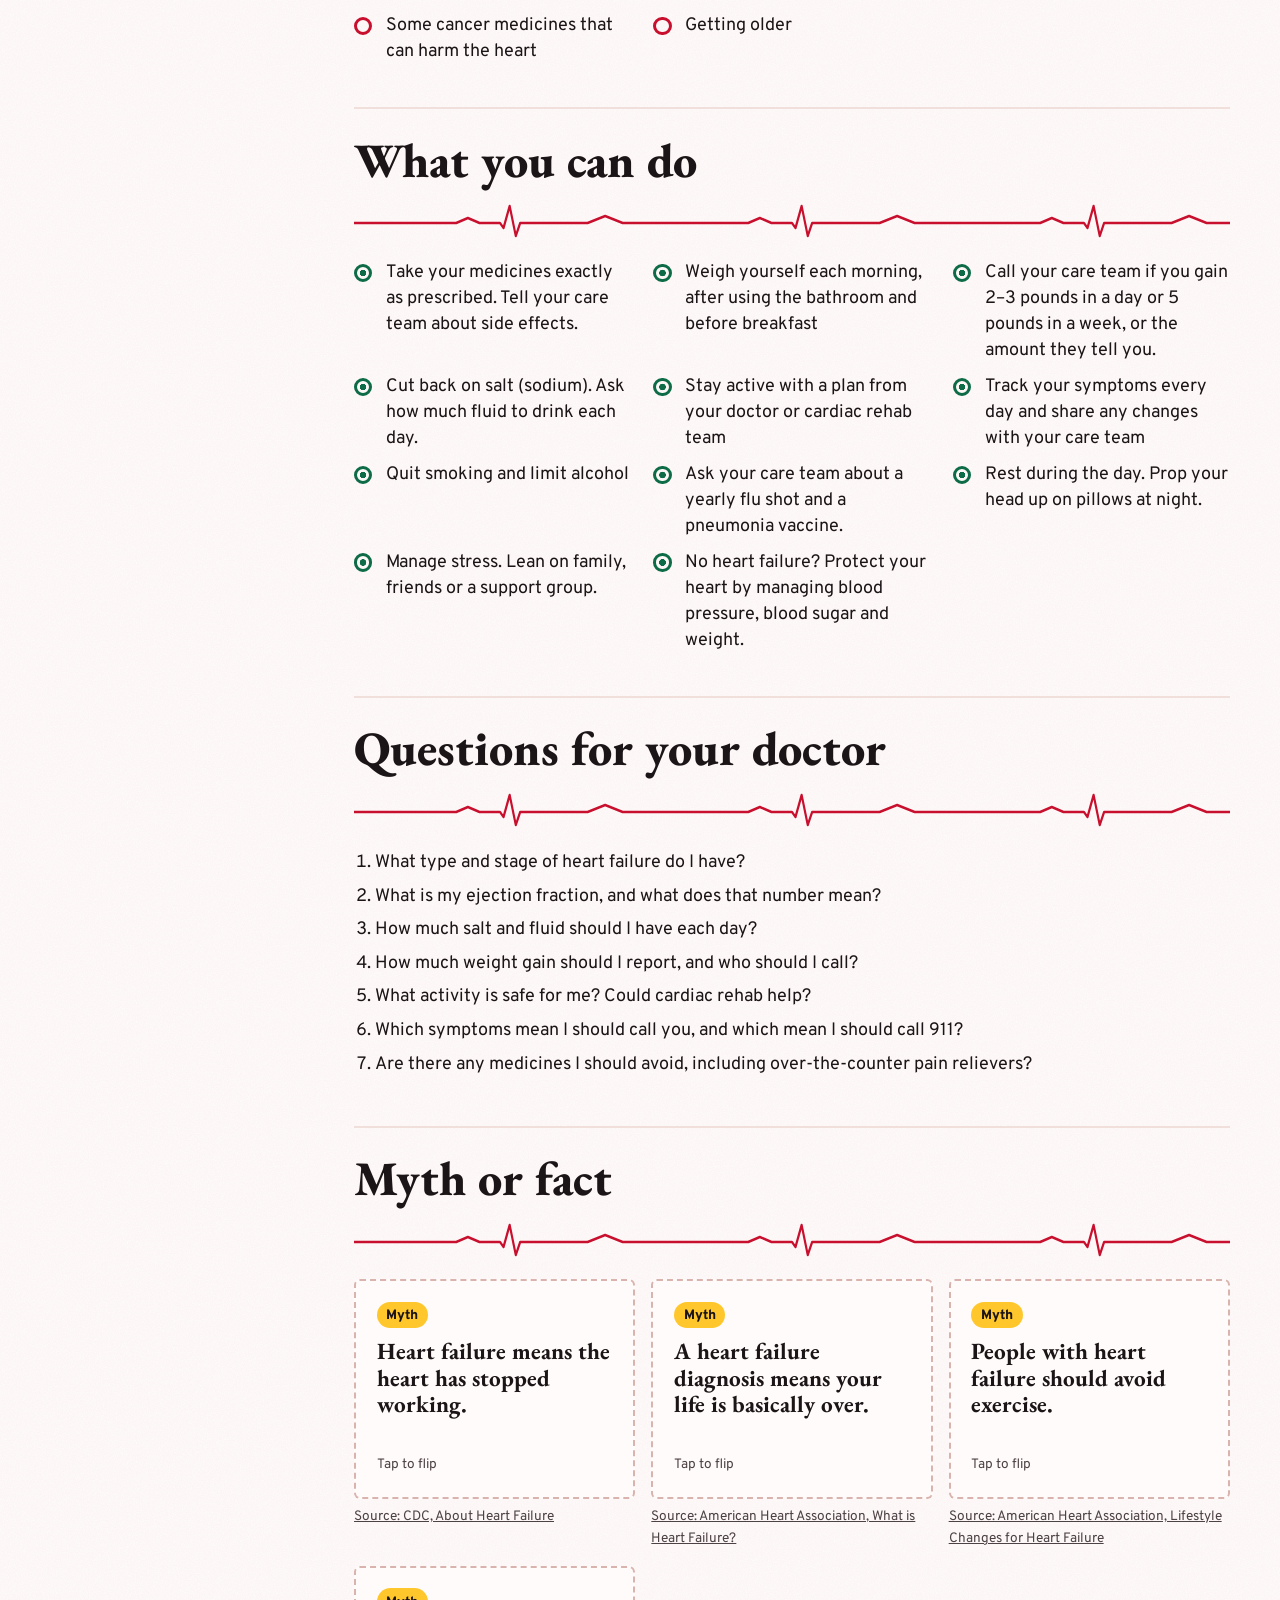
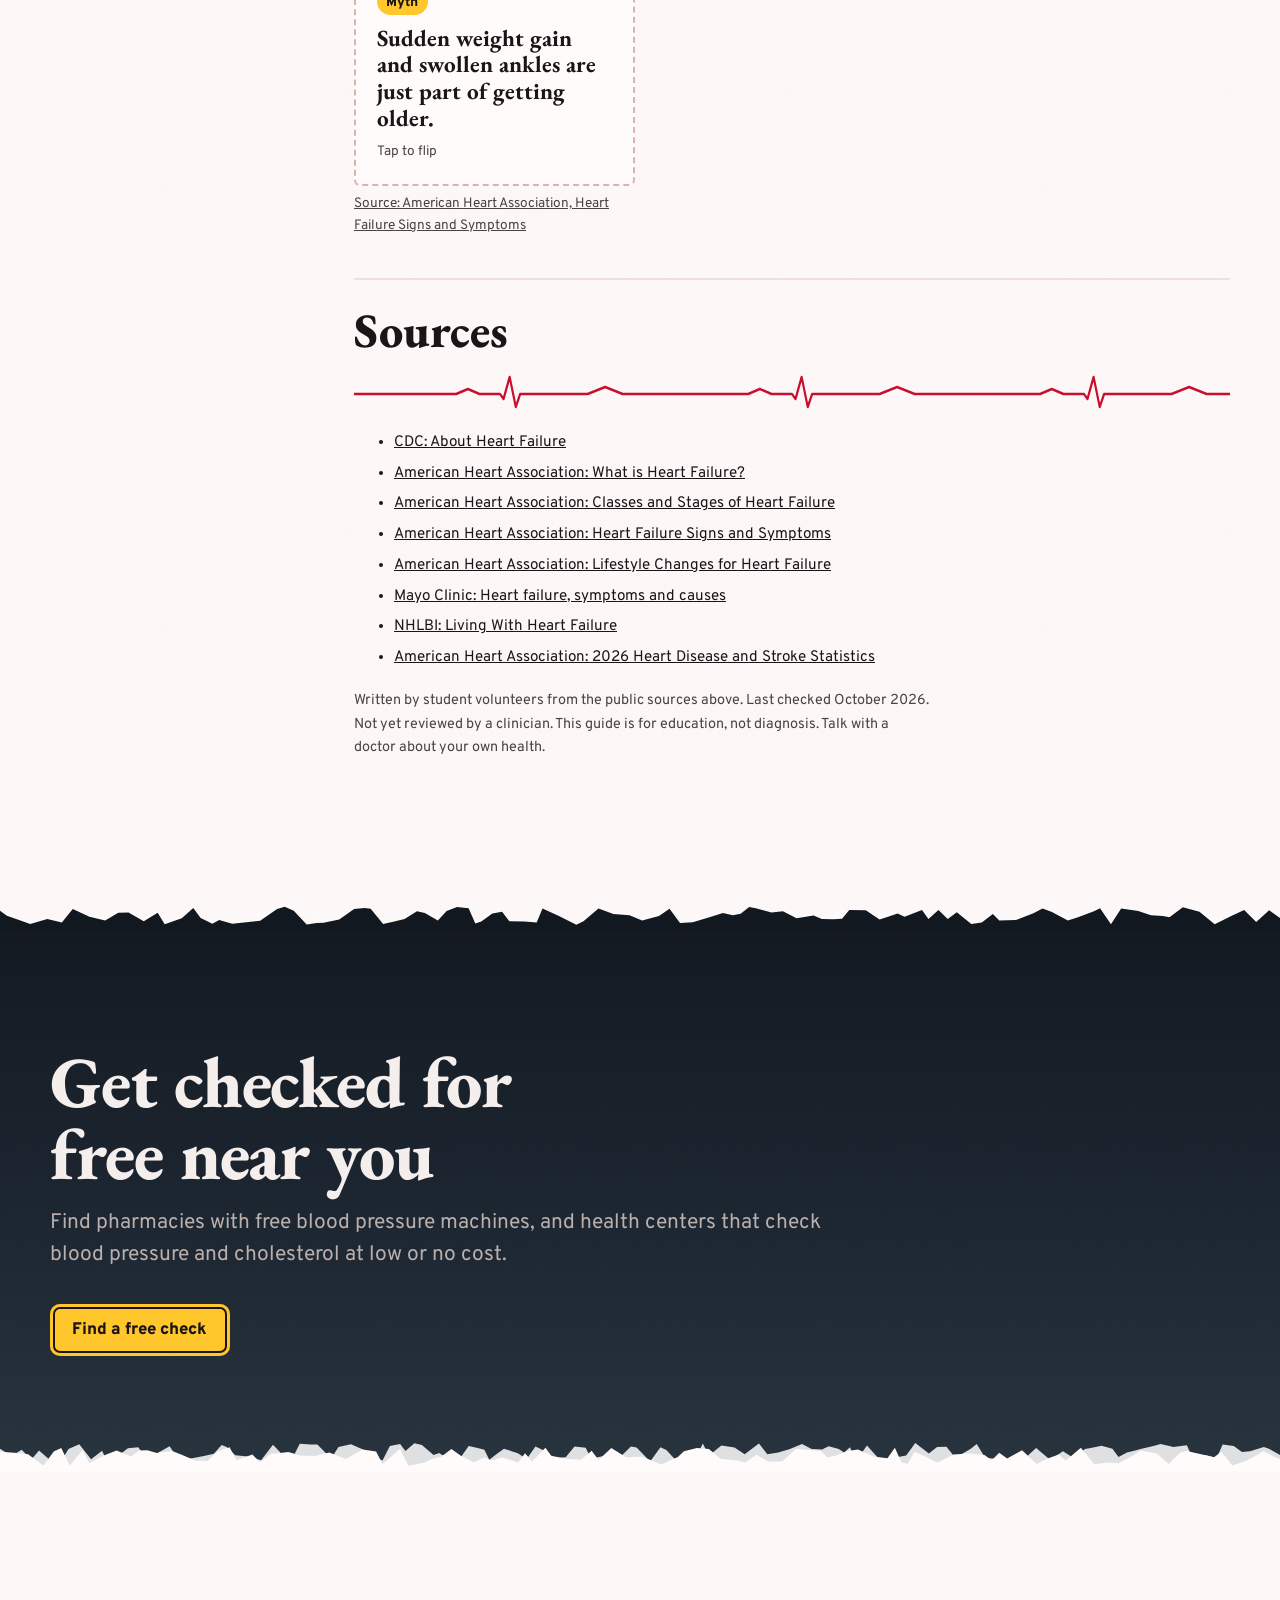
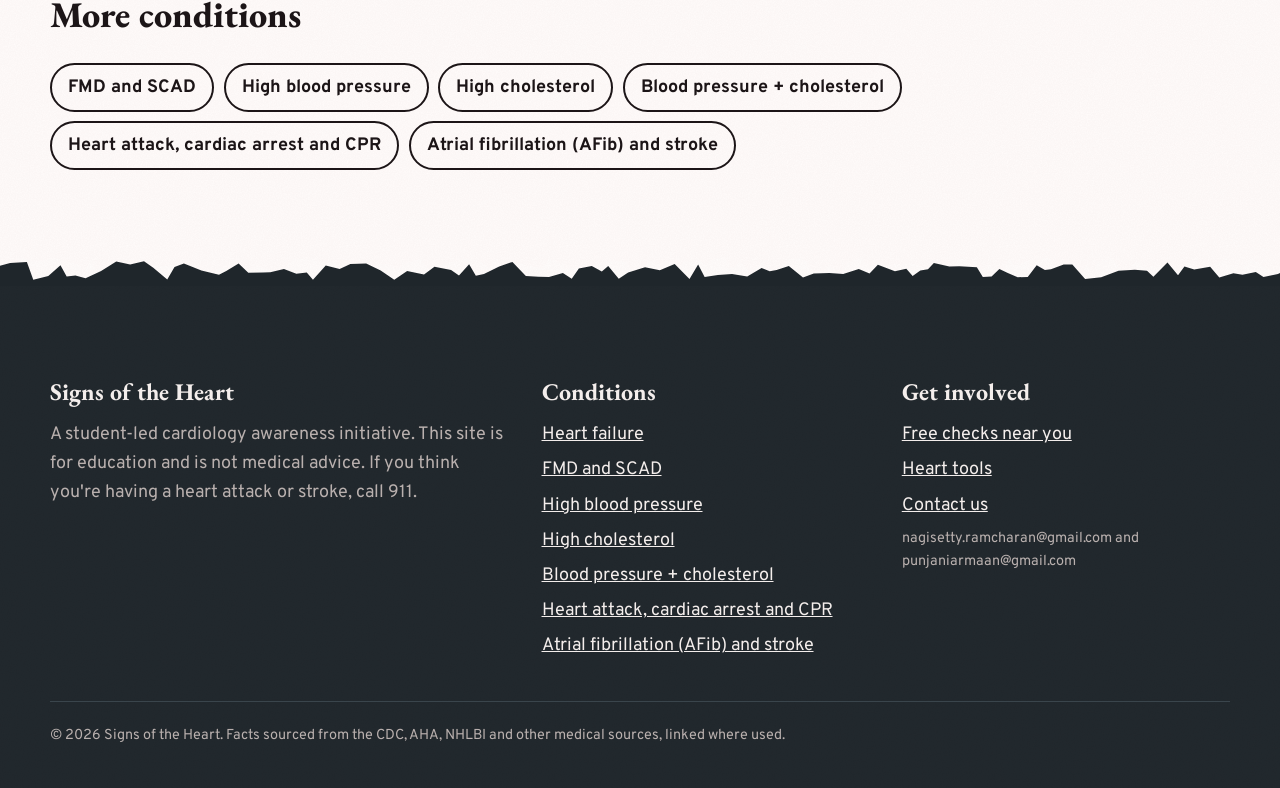
<file: topic.html>
<!doctype html>
<html lang="en">
<head>
<meta charset="utf-8">
<meta name="viewport" content="width=device-width, initial-scale=1, viewport-fit=cover">
<title>Condition guide | Signs of the Heart</title>
<meta name="description" content="Plain-language guide: what it is, warning signs, when to call 911, and what to ask your doctor.">
<meta property="og:type" content="website">
<meta property="og:title" content="Heart health guides | Signs of the Heart">
<meta property="og:description" content="A student-led cardiology awareness project: learn the warning signs of heart disease, check your numbers, and find a free check near you.">
<meta name="twitter:card" content="summary">
<link rel="icon" href="data:image/svg+xml,%3Csvg xmlns=%27http://www.w3.org/2000/svg%27 viewBox=%270 0 34 20%27%3E%3Cpath d=%27M0 12h8l3-7 4 13 4-15 3 9h12%27 fill=%27none%27 stroke=%27%23c8102e%27 stroke-width=%273%27 stroke-linejoin=%27round%27/%3E%3C/svg%3E">
<link rel="preconnect" href="https://fonts.googleapis.com">
<link rel="preconnect" href="https://fonts.gstatic.com" crossorigin>
<link href="https://fonts.googleapis.com/css2?family=EB+Garamond:ital,wght@0,400..800;1,400..800&family=Overpass:wght@400..900&display=swap" rel="stylesheet">
<link rel="stylesheet" href="assets/styles.css?v=18">
<script>document.documentElement.classList.add('js')</script>
</head>
<body>
<a class="skip" href="#main">Skip to content</a>

<header class="nav">
  <div class="wrap nav-inner">
    <a class="wordmark" href="index.html" aria-label="Signs of the Heart, home">
      <svg viewBox="0 0 34 20" aria-hidden="true"><path d="M0 12h8l3-7 4 13 4-15 3 9h12" fill="none" stroke="#c8102e" stroke-width="2.6" stroke-linejoin="round" stroke-linecap="round"/></svg>
      <span data-org-name>Signs of the Heart</span>
    </a>
    <button class="nav-toggle" aria-expanded="false" aria-controls="nav-links">Menu</button>
    <ul class="nav-links" id="nav-links">
      <li><a href="index.html#conditions" aria-current="page">Conditions</a></li>
      <li><a href="index.html#check">Heart tools</a></li>
      <li><a href="index.html#free-checks">Free checks</a></li>
      <li><a href="billboards.html">Billboards</a></li>
      <li><a href="index.html#about">About us</a></li>
    </ul>
  </div>
</header>

<main id="main">
  <section class="band band-ecg topic-hero" aria-labelledby="t-title">
    <div class="wrap">
      <nav class="crumbs" aria-label="Breadcrumb"><a href="index.html#conditions">All conditions</a></nav>
      <div class="poster" id="t-poster" data-torn-card>
        <span class="tape" aria-hidden="true"></span>
        <span class="route" id="t-kicker"></span>
        <h1 class="h-display" id="t-title">Loading…</h1>
        <p class="lede" id="t-dek"></p>
        <svg class="hero-ecg" viewBox="0 0 1000 70" preserveAspectRatio="none" aria-hidden="true">
          <path class="trace" d="M0 40 H160 l10 -6 l10 6 H220 l6 8 l10 -46 l10 58 l8 -20 H340 l14 -10 l14 10 H520 l10 -6 l10 6 H580 l6 8 l10 -46 l10 58 l8 -20 H700 l14 -10 l14 10 H1000"/>
          <circle class="blip" cx="1000" cy="40" r="5"/>
        </svg>
      </div>
    </div>
  </section>

  <section class="band band-paper" data-torn="top">
    <div class="wrap topic-layout">
      <nav class="toc" id="toc" aria-label="On this page"></nav>
      <article id="t-body"></article>
    </div>
  </section>

  <section class="band band-night" data-torn="top" aria-labelledby="t-free-title">
    <div class="wrap">
      <h2 class="h-section" id="t-free-title">Get checked for free near you</h2>
      <p class="lede">Find pharmacies with free blood pressure machines, and health centers that check blood pressure and cholesterol at low or no cost.</p>
      <div class="btn-row"><a class="btn btn-caution" href="index.html#free-checks">Find a free check</a></div>
    </div>
  </section>

  <section class="band band-paper" data-torn="top" aria-labelledby="more-title">
    <div class="wrap">
      <h2 class="sub-head" id="more-title" style="margin-top:0">More conditions</h2>
      <div class="more-topics" id="more-topics" style="margin-top:1.2rem"></div>
    </div>
  </section>
</main>

<footer class="band band-dark footer" data-torn="top">
  <div class="wrap">
    <div class="footer-grid">
      <div>
        <h2 data-org-name>Signs of the Heart</h2>
        <p>A student-led cardiology awareness initiative. This site is for education and is not medical advice. If you think you're having a heart attack or stroke, call 911.</p>
      </div>
      <div><h2>Conditions</h2><ul id="footer-topics"></ul></div>
      <div>
        <h2>Get involved</h2>
        <ul>
          <li><a href="index.html#free-checks">Free checks near you</a></li>
              <li><a href="index.html#check">Heart tools</a></li>
          <li><a href="#" data-mailto="Hello from the Signs of the Heart website">Contact us</a></li>
          <li class="footer-mail" data-emails></li>
        </ul>
      </div>
    </div>
    <div class="footer-base">© <span id="year"></span> <span data-org-name>Signs of the Heart</span>. Facts sourced from the CDC, AHA, NHLBI and other medical sources, linked where used.</div>
  </div>
</footer>

<script src="assets/data.base.js?v=18"></script>
<script src="assets/data.content.js?v=18"></script>
<script src="assets/app.js?v=18"></script>
<script src="assets/topic.js?v=18"></script>
</body>
</html>
</file>
<file: assets/styles.css>
/* Signs of the Heart — styles
   Concept: a wheat-pasted poster wall beside a road.
   Garamond carries the human voice; Overpass (Highway Gothic heritage) carries signage, numbers and UI. */

:root {
  /* palette */
  --paper: #fffbfa;          /* fresh poster paper */
  --ecg: #fcebe7;            /* ECG chart paper */
  --ecg-minor: rgba(222, 120, 108, 0.16);
  --ecg-major: rgba(222, 120, 108, 0.32);
  --asphalt: #1f262b;
  --asphalt-2: #2b343a;
  --asphalt-line: #3a454c;
  --artery: #c8102e;
  --artery-deep: #8f0b21;
  --caution: #ffc72c;
  --sign-green: #0e6b47;
  --ink: #1c1517;
  --ink-soft: #4d4245;
  --on-dark: #f4eeec;
  --on-dark-soft: #b9b0ae;

  /* type */
  --serif: "EB Garamond", "Garamond", "Times New Roman", serif;
  --sans: "Overpass", "Highway Gothic", "Helvetica Neue", Arial, sans-serif;

  /* scale (classical: 14 18 21 24 36 48 72 96) */
  --t-14: 0.875rem;
  --t-18: 1.125rem;
  --t-21: 1.3125rem;
  --t-24: 1.5rem;
  --t-36: clamp(1.9rem, 1.4rem + 1.8vw, 2.25rem);
  --t-48: clamp(2.3rem, 1.6rem + 2.8vw, 3rem);
  --t-72: clamp(2.9rem, 1.8rem + 4.6vw, 4.5rem);
  --t-96: clamp(3.2rem, 1.6rem + 6.8vw, 6.25rem);

  --gutter: clamp(16px, 4vw, 48px);
  --maxw: 1180px;
  --ease-paste: cubic-bezier(0.2, 0.9, 0.25, 1.15);
  --grain: url("data:image/svg+xml;utf8,<svg xmlns='http://www.w3.org/2000/svg' width='220' height='220'><filter id='n'><feTurbulence type='fractalNoise' baseFrequency='0.85' numOctaves='3' stitchTiles='stitch'/><feColorMatrix values='0 0 0 0 0.3  0 0 0 0 0.2  0 0 0 0 0.2  0 0 0 0.09 0'/></filter><rect width='100%' height='100%' filter='url(%23n)'/></svg>");
}

*, *::before, *::after { box-sizing: border-box; }
html { scroll-behavior: smooth; -webkit-text-size-adjust: 100%; }
@media (prefers-reduced-motion: reduce) { html { scroll-behavior: auto; } }
body {
  margin: 0;
  background: var(--paper);
  color: var(--ink);
  font-family: var(--sans);
  font-size: var(--t-18);
  line-height: 1.6;
  overflow-x: hidden;
}
img { max-width: 100%; display: block; }
a { color: inherit; }
button, input, select, textarea { font: inherit; color: inherit; }
:focus-visible { outline: 3px solid var(--caution); outline-offset: 3px; border-radius: 4px; }
.visually-hidden { position: absolute !important; width: 1px; height: 1px; overflow: hidden; clip: rect(0 0 0 0); white-space: nowrap; }
.skip { position: absolute; left: 12px; top: -60px; z-index: 100; background: var(--caution); color: var(--ink); padding: 10px 16px; font-weight: 800; border-radius: 6px; }
.skip:focus { top: 12px; }

.wrap { width: min(100% - 2 * var(--gutter), var(--maxw)); margin-inline: auto; }

/* ---------- headings ---------- */
.h-display, .h-section, .h-card {
  font-family: var(--serif);
  font-weight: 800;
  letter-spacing: -0.015em;
  margin: 0;
  text-wrap: balance;
}
.h-display { font-size: var(--t-96); line-height: 0.95; }
.h-section { font-size: var(--t-72); line-height: 1; max-width: 16ch; }
.h-card { font-size: var(--t-36); line-height: 1.05; }
.lede { font-size: var(--t-21); line-height: 1.55; max-width: 38em; margin: 1.1rem 0 0; color: var(--ink-soft); }
.band-dark .lede, .band-night .lede, .band-red .lede { color: var(--on-dark-soft); }
.band-red .lede { color: #ffd9d6; }
.section-head { display: grid; gap: 0.4rem; margin-bottom: clamp(2rem, 4vw, 3.25rem); }
.section-head .lede { margin-top: 0.6rem; }

/* ---------- bands + torn edges ---------- */
.band { position: relative; padding-block: clamp(4.5rem, 9vw, 7.5rem); }
.band::after { /* paper grain over every band */
  content: ""; position: absolute; inset: 0; pointer-events: none;
  background-image: var(--grain); opacity: 0.55; mix-blend-mode: multiply;
}
.band-dark::after, .band-night::after, .band-red::after { mix-blend-mode: screen; opacity: 0.25; }
.band > * { position: relative; z-index: 1; }
.band-paper { background: var(--paper); --band: var(--paper); }
.band-ecg {
  --band: var(--ecg);
  background-color: var(--ecg);
  background-image:
    linear-gradient(var(--ecg-major) 1px, transparent 1px),
    linear-gradient(90deg, var(--ecg-major) 1px, transparent 1px),
    linear-gradient(var(--ecg-minor) 1px, transparent 1px),
    linear-gradient(90deg, var(--ecg-minor) 1px, transparent 1px);
  background-size: 50px 50px, 50px 50px, 10px 10px, 10px 10px;
}
.band-dark { background: var(--asphalt); color: var(--on-dark); --band: var(--asphalt); }
.band-night {
  --band: #121820;
  background: linear-gradient(180deg, #121820 0%, #1b2530 55%, #26323c 100%);
  color: var(--on-dark);
}
.band-red { background: var(--artery); color: #fff; --band: var(--artery); }
.band-caution { background: var(--caution); --band: var(--caution); }

/* torn svg edges injected by app.js */
.torn {
  position: absolute; left: 0; width: 100%; height: 34px; display: block;
  z-index: 2; pointer-events: none;
}
.torn-top { top: -33px; }
.torn-bottom { bottom: -33px; transform: scaleY(-1); }
.torn .fiber { fill: rgba(255, 255, 255, 0.85); }
.band-night .torn .fiber, .band-dark .torn .fiber { fill: rgba(255, 255, 255, 0.18); }

/* ---------- nav ---------- */
.nav {
  position: sticky; top: 0; z-index: 50;
  background: var(--asphalt); color: var(--on-dark);
  border-bottom: 3px solid var(--artery);
}
.nav-inner { display: flex; align-items: center; gap: 1.5rem; min-height: 68px; }
.wordmark {
  font-family: var(--serif); font-weight: 700; font-style: italic;
  font-size: 1.6rem; line-height: 1; text-decoration: none; white-space: nowrap;
  display: inline-flex; align-items: center; gap: 0.5rem;
}
.wordmark svg { width: 34px; height: 20px; flex: none; }
.nav-links { display: flex; gap: 0.25rem; margin-left: auto; list-style: none; padding: 0; margin-block: 0; }
.nav-links a {
  display: block; padding: 0.55rem 0.8rem; border-radius: 6px; text-decoration: none;
  font-weight: 600; font-size: 1rem; color: var(--on-dark); white-space: nowrap;
}
.nav-links a:hover { background: var(--asphalt-2); }
.nav-links a[aria-current="page"] { box-shadow: inset 0 -3px 0 var(--caution); }
.chip-911 {
  display: inline-flex; align-items: center; gap: 0.5rem; text-decoration: none;
  font-weight: 800; font-size: 0.95rem; color: var(--ink); background: var(--caution);
  padding: 0.45rem 0.85rem 0.4rem 0.6rem; border-radius: 6px; white-space: nowrap;
}
.chip-911 .diamond { width: 18px; height: 18px; flex: none; }
.nav-toggle { display: none; margin-left: auto; background: none; border: 2px solid var(--asphalt-line); color: var(--on-dark); border-radius: 6px; padding: 0.4rem 0.7rem; font-weight: 700; cursor: pointer; }
@media (max-width: 1040px) {
  .nav-toggle { display: inline-block; }
  .nav-links {
    position: absolute; left: 0; right: 0; top: 100%; flex-direction: column; gap: 0;
    background: var(--asphalt); padding: 0.5rem var(--gutter) 1rem; margin: 0;
    border-bottom: 3px solid var(--artery); display: none;
  }
  .nav-links.open { display: flex; }
  .nav-links a { padding: 0.85rem 0.5rem; font-size: 1.1rem; }
  .chip-911 .long { display: none; }
}
@media (max-width: 560px) {
  .nav-inner { gap: 0.6rem; }
  .wordmark { font-size: 1.25rem; }
  .chip-911 .call { display: none; }
  .chip-911 { padding-inline: 0.5rem 0.65rem; }
  .nav-toggle { margin-left: auto; }
}
@media (max-width: 380px) { .wordmark svg { display: none; } }

/* ---------- buttons: road sign plates ---------- */
.btn {
  --plate: var(--artery); --plate-ink: #fff;
  display: inline-flex; align-items: center; justify-content: center; gap: 0.5rem;
  background: var(--plate); color: var(--plate-ink);
  font-family: var(--sans); font-weight: 800; font-size: 1.05rem; line-height: 1.1;
  padding: 0.95rem 1.4rem 0.85rem; border: 0; border-radius: 10px; cursor: pointer;
  text-decoration: none; position: relative;
  box-shadow: inset 0 0 0 3px var(--plate), inset 0 0 0 5px currentColor;
  transition: transform 0.15s ease, background-color 0.15s ease;
  min-height: 52px;
}
.btn:hover { transform: translateY(-2px); }
.btn:active { transform: translateY(0); }
.btn-green { --plate: var(--sign-green); }
.btn-ink { --plate: var(--ink); }
.btn-caution { --plate: var(--caution); --plate-ink: var(--ink); }
.btn-paper { --plate: var(--paper); --plate-ink: var(--ink); }
.btn-ghost {
  background: transparent; color: inherit; box-shadow: inset 0 0 0 2px currentColor;
}
.btn[disabled] { opacity: 0.45; cursor: not-allowed; transform: none; }
.btn-row { display: flex; flex-wrap: wrap; gap: 0.85rem; margin-top: 2rem; }
.textlink { font-weight: 700; text-decoration-thickness: 2px; text-underline-offset: 3px; }

/* ---------- posters (torn paper cards) ---------- */
.poster {
  --poster-bg: var(--paper);
  position: relative; color: var(--ink);
  padding: clamp(1.4rem, 3vw, 2.2rem);
  filter: drop-shadow(0 10px 14px rgba(40, 10, 12, 0.16)) drop-shadow(0 2px 2px rgba(40, 10, 12, 0.14));
}
/* paper layer: clipped to a torn outline (set by app.js) so tape and content can overhang */
.poster::before {
  content: ""; position: absolute; inset: 0; z-index: 0;
  background: var(--poster-bg); clip-path: var(--clip, none);
}
.poster > * { position: relative; z-index: 1; }
.poster-inner { position: relative; }
.poster[data-tilt] { rotate: var(--tilt, 0deg); }
.poster.is-red { --poster-bg: var(--artery); color: #fff; }
.poster.is-caution { --poster-bg: var(--caution); }
.poster.is-ecg { --poster-bg: var(--ecg); }
.poster.is-dark { --poster-bg: var(--asphalt-2); color: var(--on-dark); }
.poster > .tape {
  position: absolute; width: 92px; height: 26px; top: -12px; left: 50%; translate: -50% 0; rotate: -3deg;
  background: rgba(255, 244, 214, 0.78); box-shadow: 0 1px 2px rgba(0,0,0,0.12); z-index: 3;
}

/* paste-on scroll reveal: poster gets slapped onto the wall */
.js .reveal { opacity: 0; transform: translateY(18px) scale(0.97) rotate(calc(var(--tilt, 0deg) + 1.6deg)); }
.js .reveal.in {
  opacity: 1; transform: none;
  transition: opacity 0.5s ease, transform 0.75s var(--ease-paste);
  transition-delay: var(--delay, 0s);
}
@media (prefers-reduced-motion: reduce) {
  .js .reveal, .js .reveal.in { opacity: 1; transform: none; transition: none; }
}

/* ---------- hero ---------- */
.hero { padding-block: clamp(3rem, 7vw, 6rem) clamp(5rem, 9vw, 7rem); overflow: hidden; }
.hero-wall { position: relative; display: grid; grid-template-columns: minmax(0, 1fr); }
.hero-back {
  position: absolute; z-index: 0;
}
.hero-back.one { width: 46%; height: 70%; right: -2%; top: -4%; background: var(--artery); rotate: 4deg; }
.hero-back.two { width: 30%; height: 46%; right: 26%; bottom: -10%; background: var(--caution); rotate: -5deg; }
.hero-back.three { width: 22%; height: 38%; left: -3%; top: 12%; background: var(--asphalt-2); rotate: -3deg; }
.hero-back .old-type {
  position: absolute; inset: 14% 10%; font-family: var(--serif); font-weight: 800;
  font-size: clamp(1.2rem, 3vw, 2.6rem); line-height: 1; color: rgba(255,255,255,0.22);
}
.hero-back.two .old-type { color: rgba(28, 21, 23, 0.16); }
.hero-poster { z-index: 1; max-width: 900px; padding: clamp(1.8rem, 5vw, 4rem) clamp(1.4rem, 5vw, 4rem) clamp(5.5rem, 9vw, 7.5rem); --tilt: -0.6deg; rotate: var(--tilt); }
.hero-poster .h-display { max-width: 11ch; }
.hero-poster .lede { color: var(--ink-soft); }
.poster > .hero-ecg { position: absolute; z-index: 1; left: 0; right: 0; bottom: 1.2rem; height: 70px; width: 100%; overflow: visible; }
.hero-ecg path { fill: none; stroke: var(--artery); stroke-width: 3; stroke-linejoin: round; stroke-linecap: round; }
.hero-ecg .trace { stroke-dasharray: var(--len, 3000); stroke-dashoffset: var(--len, 3000); }
.hero-ecg.draw .trace { animation: draw 2.6s cubic-bezier(0.6, 0.05, 0.3, 1) 0.3s forwards; }
.hero-ecg .blip { fill: var(--artery); opacity: 0; }
.hero-ecg.draw .blip { animation: blip 1.2s ease 2.8s infinite; }
@keyframes draw { to { stroke-dashoffset: 0; } }
@keyframes blip { 0%, 100% { opacity: 0; r: 4; } 30% { opacity: 1; r: 7; } }
@media (prefers-reduced-motion: reduce) {
  .hero-ecg .trace { stroke-dashoffset: 0; animation: none !important; }
  .hero-ecg .blip { opacity: 1; animation: none !important; }
}
.hero-note { margin-top: 1.25rem; font-size: 0.95rem; color: var(--ink-soft); }
@media (max-width: 720px) {
  .hero-back.one { width: 70%; height: 40%; right: -20%; top: -6%; }
  .hero-back.two { display: none; }
  .hero-back.three { display: none; }
}

/* ---------- stats as highway sign plates ---------- */
.plates { display: grid; grid-template-columns: repeat(auto-fit, minmax(240px, 1fr)); gap: 1.4rem; }
.plate {
  background: var(--sign-green); color: #fff; border-radius: 14px; padding: 1.4rem 1.4rem 1.2rem;
  box-shadow: inset 0 0 0 4px var(--sign-green), inset 0 0 0 7px #fff, 0 14px 24px rgba(0,0,0,0.3);
  display: flex; flex-direction: column; gap: 0.4rem; min-height: 230px;
}
.plate-num { font-family: var(--sans); font-weight: 800; font-size: clamp(2.2rem, 1.5rem + 1.6vw, 3rem); line-height: 1; letter-spacing: -0.01em; font-variant-numeric: tabular-nums; }
.plate-label { font-weight: 600; font-size: 1.08rem; line-height: 1.35; }
.plate-src { margin-top: auto; font-size: 0.85rem; color: #cfe8dc; }
.plate-src a { color: #fff; }
.plates { padding-bottom: 36px; }
.plate { position: relative; }
.plate::after { /* sign posts */
  content: ""; position: absolute; top: 100%; left: 24%; right: 24%; height: 36px;
  background: linear-gradient(90deg, #6f7a80 0 8px, transparent 8px calc(100% - 8px), #6f7a80 calc(100% - 8px));
}
.plates { row-gap: calc(1.4rem + 36px); }

/* ---------- conditions wall ---------- */
.wall {
  display: grid; gap: clamp(1.25rem, 2.5vw, 2rem);
  grid-template-columns: repeat(6, minmax(0, 1fr));
}
.wall .poster { display: flex; flex-direction: column; text-decoration: none; min-height: 250px; }
.wall .poster:hover .h-card { text-decoration: underline; text-decoration-thickness: 3px; text-underline-offset: 6px; }
.wall .w-3 { grid-column: span 3; }
.wall .w-2 { grid-column: span 2; }
.wall .w-4 { grid-column: span 4; }
.poster .route {
  display: inline-flex; align-items: center; gap: 0.45rem; align-self: flex-start;
  font-weight: 800; font-size: 0.9rem; padding: 0.25rem 0.65rem 0.15rem; border-radius: 999px;
  border: 2px solid currentColor; margin-bottom: 1rem;
}
.poster .dek { margin: 0.8rem 0 1.4rem; font-size: 1.05rem; line-height: 1.5; max-width: 34em; }
.poster .go { margin-top: auto; font-weight: 800; display: inline-flex; gap: 0.4rem; align-items: center; }
.poster .go svg { width: 22px; height: 22px; }
@media (max-width: 900px) {
  .wall { grid-template-columns: repeat(2, minmax(0, 1fr)); }
  .wall .w-3, .wall .w-2, .wall .w-4 { grid-column: span 1; }
}
@media (max-width: 600px) {
  .wall { grid-template-columns: minmax(0, 1fr); }
}

/* ---------- tools ---------- */
.tool-tabs { display: flex; flex-wrap: wrap; gap: 0.6rem; margin-bottom: 1.6rem; }
.tool-tab {
  background: var(--paper); border: 2px solid var(--ink); border-radius: 999px; padding: 0.6rem 1.15rem 0.5rem;
  font-weight: 800; cursor: pointer; font-size: 1rem;
}
.tool-tab[aria-selected="true"] { background: var(--ink); color: var(--paper); }
.tool-panel { padding: clamp(1.5rem, 4vw, 3rem); }
.tool-panel[hidden] { display: none; }
.tool-grid { display: grid; grid-template-columns: minmax(0, 1.25fr) minmax(0, 1fr); gap: clamp(1.5rem, 4vw, 3rem); align-items: start; }
@media (max-width: 860px) { .tool-grid { grid-template-columns: minmax(0, 1fr); } }
.tool-intro { font-size: 1.05rem; color: var(--ink-soft); margin: 0.6rem 0 1.4rem; max-width: 40em; }
.disclaimer { font-size: 0.9rem; color: var(--ink-soft); margin-top: 1.2rem; max-width: 46em; }

.checklist { display: grid; grid-template-columns: repeat(auto-fit, minmax(260px, 1fr)); gap: 0.6rem; list-style: none; padding: 0; margin: 0; }
.check {
  display: flex; gap: 0.75rem; align-items: flex-start; padding: 0.85rem 1rem; border-radius: 10px;
  background: #fff; border: 2px solid #ecd9d5; cursor: pointer; line-height: 1.35;
}
.check:has(input:checked) { border-color: var(--artery); background: #fff3f1; }
.check input { width: 22px; height: 22px; margin: 0.05rem 0 0; accent-color: var(--artery); flex: none; }
.result {
  border-radius: 14px; padding: 1.5rem; margin-top: 1.5rem; border: 3px solid var(--ink); background: #fff;
}
.result[hidden] { display: none; }
.result.emergency { background: var(--caution); border-color: var(--ink); }
.result.soon { background: #fff; border-color: var(--artery); }
.result h4 { font-family: var(--serif); font-size: var(--t-36); line-height: 1.05; margin: 0 0 0.5rem; }
.result p { margin: 0; }
.result .big911 { font-family: var(--sans); font-weight: 900; font-size: 3rem; line-height: 1; display: block; margin: 0.5rem 0 0.25rem; text-decoration: none; }

.field { display: grid; gap: 0.35rem; margin-bottom: 1rem; }
.field label, .field .label { font-weight: 700; font-size: 1rem; }
.field input, .field select, .field textarea {
  width: 100%; padding: 0.75rem 0.9rem; border-radius: 10px; border: 2px solid #d9c4bf; background: #fff; font-size: 1.1rem;
}
.field input:focus, .field select:focus, .field textarea:focus { border-color: var(--ink); outline: none; box-shadow: 0 0 0 3px var(--caution); }
.field-row { display: grid; grid-template-columns: 1fr 1fr; gap: 0.9rem; }
@media (max-width: 520px) { .field-row { grid-template-columns: 1fr; } }
.hint { font-size: 0.9rem; color: var(--ink-soft); }

/* road scale for numbers */
.roadscale { margin-top: 1rem; }
.roadscale-bar { display: flex; height: 22px; border-radius: 6px; overflow: hidden; border: 2px solid var(--ink); }
.roadscale-bar span { flex: 1; }
.roadscale-labels { display: flex; font-size: 0.8rem; margin-top: 0.35rem; color: var(--ink-soft); }
.roadscale-labels span { flex: 1; }
.roadscale-marker { position: relative; height: 26px; }
.roadscale-marker i {
  position: absolute; top: 0; width: 0; height: 0; translate: -50% 0;
  border-left: 10px solid transparent; border-right: 10px solid transparent; border-top: 14px solid var(--ink);
  transition: left 0.5s var(--ease-paste);
}
.numbers-out { margin-top: 1rem; padding: 1.1rem 1.2rem; border-radius: 12px; background: #fff; border: 2px solid var(--ink); }
.numbers-out strong { font-family: var(--serif); font-size: var(--t-24); display: block; line-height: 1.15; }

/* myth cards */
.myths { display: grid; grid-template-columns: repeat(auto-fill, minmax(260px, 1fr)); gap: 1rem; }
.myth {
  perspective: 1000px; background: none; border: 0; padding: 0; text-align: left; cursor: pointer; min-height: 250px;
}
.myth-inner { position: relative; width: 100%; height: 100%; min-height: 250px; transition: transform 0.6s var(--ease-paste); transform-style: preserve-3d; }
.myth[aria-pressed="true"] .myth-inner { transform: rotateY(180deg); }
.myth-face {
  position: absolute; inset: 0; backface-visibility: hidden; border-radius: 6px; padding: 1.3rem;
  display: flex; flex-direction: column; gap: 0.6rem;
}
.myth-front { background: var(--paper); border: 2px dashed #d9b3ad; }
.myth-back { background: var(--asphalt); color: var(--on-dark); transform: rotateY(180deg); }
.myth-tag { font-weight: 800; font-size: 0.85rem; padding: 0.2rem 0.6rem 0.1rem; border-radius: 999px; align-self: flex-start; }
.myth-front .myth-tag { background: var(--caution); }
.myth-back .myth-tag { background: var(--sign-green); color: #fff; }
.myth-face p { margin: 0; line-height: 1.4; }
.myth-front p { font-family: var(--serif); font-size: 1.45rem; font-weight: 700; line-height: 1.15; }
.myth-back p { font-size: 1rem; }
.myth-back a { font-size: 0.85rem; color: var(--on-dark-soft); margin-top: auto; }
.myth-hint { margin-top: auto; font-size: 0.85rem; color: var(--ink-soft); }
@media (prefers-reduced-motion: reduce) { .myth-inner { transition: none; } }

/* CPR trainer */
.cpr { display: grid; grid-template-columns: auto minmax(0, 1fr); gap: clamp(1.5rem, 4vw, 3rem); align-items: center; }
@media (max-width: 760px) { .cpr { grid-template-columns: minmax(0, 1fr); justify-items: center; } }
.cpr-pad {
  width: clamp(200px, 40vw, 260px); aspect-ratio: 1; border-radius: 50%; border: 0; cursor: pointer;
  background: radial-gradient(circle at 50% 40%, #e02a46, var(--artery) 55%, var(--artery-deep));
  color: #fff; font-weight: 900; font-size: 1.6rem; letter-spacing: 0.01em;
  box-shadow: 0 0 0 10px #fff, 0 0 0 13px var(--ink), 0 18px 30px rgba(80, 0, 10, 0.35);
  transition: transform 0.08s ease; touch-action: manipulation; user-select: none;
}
.cpr-pad.hit { transform: scale(0.93); }
.bpm { font-family: var(--sans); font-weight: 900; font-size: clamp(3.5rem, 8vw, 5rem); line-height: 1; font-variant-numeric: tabular-nums; }
.bpm small { font-size: 1.1rem; font-weight: 700; margin-left: 0.4rem; }
.zone { margin-top: 0.4rem; font-weight: 800; font-size: 1.2rem; min-height: 1.6em; }
.zone.good { color: var(--sign-green); }
.zone.slow, .zone.fast { color: var(--artery); }
.cpr-meter { position: relative; height: 18px; border-radius: 9px; border: 2px solid var(--ink); margin: 1rem 0 0.4rem; background: linear-gradient(90deg, #f0d6d2 0 33.3%, #bfe3cf 33.3% 55.5%, #f0d6d2 55.5%); }
.cpr-meter i { position: absolute; top: -8px; width: 4px; height: 30px; background: var(--ink); translate: -50% 0; left: 0; transition: left 0.25s ease; }
.cpr-scale { display: flex; justify-content: space-between; font-size: 0.8rem; color: var(--ink-soft); }
.cpr-steps { margin: 1.2rem 0 0; padding-left: 1.3rem; }
.cpr-steps li { margin-bottom: 0.3rem; }

/* ---------- billboards ---------- */
.counters { display: flex; flex-wrap: wrap; gap: 1rem 2.5rem; margin: 0 0 2.5rem; }
.counter { display: grid; }
.counter b { font-family: var(--sans); font-weight: 900; font-size: clamp(2.2rem, 1.6rem + 2vw, 3rem); line-height: 1; color: var(--caution); font-variant-numeric: tabular-nums; }
.counter span { color: var(--on-dark-soft); font-size: 1rem; }
.preview-tag { display: inline-block; font-size: 0.8rem; font-weight: 700; background: rgba(255, 199, 44, 0.16); color: var(--caution); border: 1px dashed var(--caution); border-radius: 6px; padding: 0.15rem 0.5rem; align-self: center; }

.road { position: relative; }
.boards {
  display: flex; gap: clamp(1.5rem, 4vw, 3rem); overflow-x: auto; scroll-snap-type: x mandatory;
  padding: 1rem var(--gutter) 0; margin-inline: calc(-1 * var(--gutter));
  scrollbar-width: thin; scrollbar-color: var(--asphalt-line) transparent; scroll-padding-inline: var(--gutter);
}
.board { flex: 0 0 min(560px, 84vw); scroll-snap-align: start; display: grid; justify-items: center; }
.board-frame {
  width: 100%; position: relative; aspect-ratio: 48 / 14;
  background: #0f1418; padding: 10px; border-radius: 4px;
  box-shadow: 0 0 0 3px #3b464d, 0 30px 50px rgba(0,0,0,0.45);
}
.board-face {
  width: 100%; height: 100%; position: relative; overflow: hidden;
  background:
    repeating-linear-gradient(90deg, transparent 0 calc(25% - 1px), rgba(255,255,255,0.07) calc(25% - 1px) 25%),
    #242d34;
  display: grid; place-items: center; text-align: center;
  outline: 2px dashed rgba(255, 199, 44, 0.45); outline-offset: -14px;
}
.board-face .slot-label { font-weight: 800; color: var(--on-dark); font-size: clamp(0.95rem, 2vw, 1.15rem); }
.board-face .slot-size { display: block; font-size: 0.8rem; font-weight: 600; color: var(--on-dark-soft); margin-top: 0.2rem; }
.board-face img { position: absolute; inset: 0; width: 100%; height: 100%; object-fit: cover; }
.board-lamps { position: absolute; top: -26px; left: 0; right: 0; display: flex; justify-content: space-around; }
.board-lamps i { width: 34px; height: 10px; background: #59646b; border-radius: 3px 3px 0 0; position: relative; }
.board-lamps i::after {
  content: ""; position: absolute; top: 10px; left: 50%; translate: -50% 0; width: 140px; height: 90px;
  background: radial-gradient(ellipse at top, rgba(255, 214, 140, 0.32), transparent 70%); opacity: 0; transition: opacity 0.9s ease 0.2s;
}
.board.lit .board-lamps i::after { opacity: 1; }
@media (prefers-reduced-motion: reduce) { .board-lamps i::after { opacity: 1; transition: none; } }
.board-catwalk { width: 92%; height: 6px; background: #4b565d; margin-top: 2px; }
.board-posts { display: flex; justify-content: space-between; width: 46%; height: 80px; }
.board-posts span { width: 12px; height: 100%; background: linear-gradient(90deg, #4a545b, #7d878d 50%, #3e474d); }
.board-meta { width: 100%; display: flex; flex-wrap: wrap; gap: 0.6rem 1rem; align-items: center; justify-content: space-between; margin-top: 0.9rem; }
.board-meta h3 { font-family: var(--serif); font-weight: 700; font-size: var(--t-24); margin: 0; line-height: 1.15; }
.board-meta .dl-count { color: var(--on-dark-soft); font-size: 0.95rem; display: block; }
.road-ground { height: 40px; margin-top: -40px; background: linear-gradient(180deg, transparent, rgba(0,0,0,0.25)); pointer-events: none; }
.road-controls { display: flex; gap: 0.6rem; margin-top: 1.5rem; }
.road-controls button { width: 52px; height: 52px; border-radius: 50%; border: 2px solid var(--on-dark-soft); background: transparent; color: var(--on-dark); cursor: pointer; display: grid; place-items: center; }
.road-controls button:hover { background: var(--asphalt-2); }
.road-controls svg { width: 22px; height: 22px; }

/* ---------- modal ---------- */
.modal { border: 0; padding: 0; background: transparent; max-width: min(640px, calc(100% - 24px)); width: 100%; color: var(--ink); }
.modal::backdrop { background: rgba(18, 22, 26, 0.72); }
.modal .poster { padding: clamp(1.4rem, 4vw, 2.4rem); max-height: calc(100dvh - 48px); overflow-y: auto; }
.modal-close { position: absolute; top: 0.6rem; right: 0.6rem; width: 44px; height: 44px; border-radius: 50%; border: 2px solid var(--ink); background: var(--paper); cursor: pointer; font-size: 1.4rem; line-height: 1; z-index: 4; }
.choices { display: grid; gap: 0.6rem; margin: 1rem 0 1.4rem; border: 0; padding: 0; }
.choice { display: flex; gap: 0.75rem; align-items: flex-start; padding: 0.85rem 1rem; border: 2px solid #e2cdc8; border-radius: 10px; cursor: pointer; background: #fff; line-height: 1.35; }
.choice:has(input:checked) { border-color: var(--ink); background: #fff3f1; }
.choice input { width: 22px; height: 22px; margin: 0.05rem 0 0; accent-color: var(--artery); flex: none; }
.choice small { display: block; color: var(--ink-soft); font-size: 0.9rem; }
.placement[hidden] { display: none; }
.thanks { text-align: left; }
.thanks[hidden] { display: none; }

.quote { font-family: var(--serif); font-style: italic; font-size: 1.55rem; line-height: 1.3; margin: 0 0 1.2rem; }
.quote-by { font-weight: 700; font-size: 0.98rem; }
.quote-by span { display: block; font-weight: 400; color: var(--ink-soft); }
.placeholder-note { font-size: 0.85rem; color: var(--ink-soft); margin-top: 1.5rem; }

/* ---------- donate ---------- */
.donate-grid { display: grid; grid-template-columns: minmax(0, 1fr) minmax(0, 1fr); gap: clamp(2rem, 5vw, 4rem); align-items: center; }
@media (max-width: 860px) { .donate-grid { grid-template-columns: minmax(0, 1fr); } }
.meter-card { color: var(--ink); padding: clamp(1.4rem, 4vw, 2.2rem); }
.meter-target { font-family: var(--serif); font-weight: 700; font-size: var(--t-24); line-height: 1.2; margin: 0 0 0.3rem; }
.meter { position: relative; height: 34px; border: 3px solid var(--ink); border-radius: 8px; overflow: hidden; margin: 1.1rem 0 0.5rem; background: repeating-linear-gradient(-45deg, #f3e3e0 0 10px, #fbefec 10px 20px); }
.meter i { position: absolute; inset: 0 auto 0 0; width: 0; background: var(--artery); transition: width 1.4s cubic-bezier(0.3, 0.8, 0.3, 1); }
.meter-nums { display: flex; justify-content: space-between; font-weight: 700; }
.chips { display: flex; flex-wrap: wrap; gap: 0.6rem; margin: 1.4rem 0 0.5rem; }
.chip {
  border: 2px solid var(--ink); background: #fff; border-radius: 999px; padding: 0.55rem 1.1rem 0.45rem; font-weight: 800; cursor: pointer; font-size: 1.05rem;
}
.chip[aria-pressed="true"] { background: var(--ink); color: var(--paper); }
.chip-impact { min-height: 3em; margin: 0.4rem 0 1.2rem; color: var(--ink-soft); }

/* ---------- team / partners ---------- */
.team { display: grid; grid-template-columns: repeat(auto-fill, minmax(200px, 1fr)); gap: 1.6rem; }
.member { display: grid; gap: 0.2rem; }
.arch {
  aspect-ratio: 4 / 5; border-radius: 999px 999px 8px 8px; background: var(--ecg); overflow: hidden; margin-bottom: 0.8rem;
  display: grid; place-items: center; border: 2px solid #ecd2cc;
}
.arch svg { width: 46%; opacity: 0.4; }
.arch img { width: 100%; height: 100%; object-fit: cover; object-position: center 30%; }
.member b { font-family: var(--serif); font-size: 1.4rem; line-height: 1.1; }
.member span { color: var(--ink-soft); font-size: 1rem; }
.partners { display: grid; grid-template-columns: repeat(auto-fill, minmax(170px, 1fr)); gap: 1rem; margin-top: 1.6rem; }
.partner-slot {
  height: 96px; border: 2px dashed #d9bdb7; border-radius: 50px; display: grid; place-items: center;
  color: var(--ink-soft); font-weight: 700; font-size: 0.95rem; text-align: center; padding: 0 1rem;
}
.sub-head { font-family: var(--serif); font-weight: 800; font-size: var(--t-36); margin: clamp(3rem, 6vw, 4.5rem) 0 0; }

/* ---------- newsletter ---------- */
.signup { display: grid; grid-template-columns: minmax(0, 1fr) minmax(0, 1fr); gap: 2rem; align-items: end; }
@media (max-width: 860px) { .signup { grid-template-columns: minmax(0, 1fr); } }
.signup-form { display: flex; gap: 0.6rem; flex-wrap: wrap; }
.signup-form input { flex: 1 1 240px; padding: 0.9rem 1rem; border-radius: 10px; border: 3px solid var(--ink); background: var(--paper); font-size: 1.1rem; min-height: 56px; }
.signup-msg { min-height: 1.6em; font-weight: 700; margin-top: 0.6rem; }

/* ---------- footer ---------- */
.footer { padding-block: clamp(4rem, 8vw, 5.5rem) 2.5rem; }
.footer-grid { display: grid; grid-template-columns: 1.4fr 1fr 1fr; gap: 2rem; }
@media (max-width: 760px) { .footer-grid { grid-template-columns: 1fr; } }
.footer h2 { font-family: var(--serif); font-weight: 700; font-size: var(--t-24); margin: 0 0 0.6rem; }
.footer ul { list-style: none; padding: 0; margin: 0; display: grid; gap: 0.4rem; }
.footer a { color: var(--on-dark); }
.footer p { color: var(--on-dark-soft); margin: 0 0 0.8rem; max-width: 34em; }
.footer-base { border-top: 1px solid var(--asphalt-line); margin-top: 2.5rem; padding-top: 1.4rem; font-size: 0.9rem; color: var(--on-dark-soft); }

/* ---------- topic page ---------- */
.topic-hero { padding-block: clamp(3rem, 6vw, 5rem) clamp(5rem, 8vw, 6.5rem); }
.topic-hero .poster { max-width: 940px; --tilt: -0.5deg; rotate: var(--tilt); padding-bottom: clamp(5rem, 8vw, 6.5rem); }
.crumbs { font-size: 0.95rem; margin-bottom: 1.4rem; }
.crumbs a { font-weight: 700; }
.topic-layout { display: grid; grid-template-columns: 240px minmax(0, 1fr); gap: clamp(2rem, 5vw, 4rem); align-items: start; }
@media (max-width: 900px) { .topic-layout { grid-template-columns: minmax(0, 1fr); } }
.toc { position: sticky; top: 92px; display: grid; gap: 0.2rem; font-size: 1rem; }
.toc a { text-decoration: none; padding: 0.4rem 0.7rem; border-left: 3px solid #ead3ce; }
.toc a.active { border-left-color: var(--artery); font-weight: 800; }
@media (max-width: 900px) { .toc { position: static; display: flex; flex-wrap: wrap; gap: 0.4rem; } .toc a { border: 2px solid #ead3ce; border-radius: 999px; } .toc a.active { border-color: var(--artery); } }
.topic-sec { padding-block: 1.6rem 2.6rem; border-bottom: 2px solid #f0dfdb; scroll-margin-top: 92px; }
.topic-sec:last-child { border-bottom: 0; }
.topic-sec h2 { font-family: var(--serif); font-weight: 800; font-size: var(--t-48); line-height: 1.05; margin: 0 0 1rem; }
.topic-sec p { max-width: 40em; }
.ticks { list-style: none; padding: 0; margin: 0; display: grid; grid-template-columns: repeat(auto-fit, minmax(260px, 1fr)); gap: 0.6rem 1.4rem; }
.ticks li { position: relative; padding-left: 2rem; line-height: 1.45; }
.ticks li::before { content: ""; position: absolute; left: 0; top: 0.2em; width: 1.15rem; height: 1.15rem; border-radius: 50%; border: 3px solid var(--artery); }
.ticks.danger li::before { border-radius: 2px; rotate: 45deg; width: 0.95rem; height: 0.95rem; top: 0.3em; background: var(--caution); border: 2px solid var(--ink); }
.ticks.do li::before { border-color: var(--sign-green); background: radial-gradient(circle, var(--sign-green) 35%, transparent 40%); }
.alert-911 { background: var(--caution); border: 3px solid var(--ink); border-radius: 14px; padding: 1.4rem 1.5rem; margin-top: 1.4rem; }
.alert-911 h3 { margin: 0 0 0.7rem; font-family: var(--serif); font-size: var(--t-36); line-height: 1.05; }
.topic-stats { display: grid; grid-template-columns: repeat(auto-fit, minmax(220px, 1fr)); gap: 1.2rem; }
.topic-stats .plate { min-height: 200px; }
.stage-list, .letter-list { display: grid; grid-template-columns: repeat(auto-fit, minmax(200px, 1fr)); gap: 1rem; list-style: none; padding: 0; margin: 1.4rem 0 0; }
.stage-list li, .letter-list li { background: #fff; border: 2px solid #ecd9d5; border-radius: 10px; padding: 1rem 1.1rem; }
.stage-list b, .letter-list b { display: block; font-family: var(--serif); font-size: 1.6rem; line-height: 1; margin-bottom: 0.35rem; color: var(--artery); }
.compare { display: grid; grid-template-columns: 1fr 1fr; gap: 1rem; margin-top: 1.4rem; }
@media (max-width: 640px) { .compare { grid-template-columns: 1fr; } }
.compare > div { border-radius: 12px; padding: 1.2rem; }
.compare > div:first-child { background: #fff; border: 2px solid #ecd9d5; }
.compare > div:last-child { background: var(--asphalt); color: var(--on-dark); }
.compare h3 { margin: 0 0 0.4rem; font-family: var(--serif); font-size: var(--t-24); }
.sources { font-size: 0.95rem; }
.sources li { margin-bottom: 0.4rem; }
.more-topics { display: flex; flex-wrap: wrap; gap: 0.6rem; }
.more-topics a { text-decoration: none; font-weight: 700; padding: 0.55rem 1rem 0.45rem; border-radius: 999px; border: 2px solid var(--ink); }
.more-topics a:hover { background: var(--ink); color: var(--paper); }
.ecg-rule { display: block; width: 100%; height: 40px; margin: 0.6rem 0 1.2rem; }
.ecg-rule path { fill: none; stroke: var(--artery); stroke-width: 2.5; stroke-linejoin: round; }
.js .ecg-rule path { stroke-dasharray: var(--len, 1600); stroke-dashoffset: var(--len, 1600); }
.js .ecg-rule.in path { transition: stroke-dashoffset 1.6s ease; stroke-dashoffset: 0; }
@media (prefers-reduced-motion: reduce) { .js .ecg-rule path { stroke-dashoffset: 0 !important; transition: none !important; } }

#gate-error:not(:empty) { color: var(--artery); font-weight: 700; font-size: 1rem; }
.poster.is-red .lede { color: #ffe3df; }
.poster.is-red .hero-ecg path { stroke: #fff; }
.poster.is-red .hero-ecg .blip { fill: #fff; }
.poster.is-red .route { color: #fff; }
.stage-list .kv { display: block; margin-top: 0.25rem; }
.stage-list .kv em { font-style: normal; font-weight: 700; }
.compare { grid-template-columns: repeat(auto-fit, minmax(240px, 1fr)); }
.compare > div:not(:first-child):not(:last-child) { background: var(--ecg); border: 2px solid #ecd2cc; }

.band[id], section[id] { scroll-margin-top: 66px; }
.poster-stat { margin: 0 0 1.4rem; max-width: 26em; font-size: 0.95rem; line-height: 1.4; }
.poster-stat b { display: block; font-family: var(--serif); font-weight: 800; font-size: clamp(2.6rem, 2rem + 2.4vw, 4rem); line-height: 1; margin-bottom: 0.25rem; }
.topic-stats .plate { min-height: 0; }
.more-nums-h { font-family: var(--serif); font-size: var(--t-24); margin: 2.4rem 0 0.8rem; }
.more-nums { list-style: none; padding: 0; margin: 0; display: grid; gap: 0.7rem; max-width: 46em; }
.more-nums li { padding-left: 1rem; border-left: 4px solid var(--sign-green); line-height: 1.45; }
.more-nums b { font-family: var(--sans); font-weight: 900; font-size: 1.2rem; }
.more-nums a { display: block; font-size: 0.85rem; color: var(--ink-soft); }
.letter-list { grid-template-columns: repeat(auto-fit, minmax(140px, 1fr)); }
.letter-list b { font-size: 2.4rem; }

/* myth cards: buttons don't stretch in grid by default, and absolutely positioned faces
   collapsed to the button's text width. Stack both faces in one grid cell instead. */
.myth { display: block; width: 100%; min-height: 0; font: inherit; color: inherit; }
.myth-inner { display: grid; height: auto; min-height: 220px; }
.myth-face { position: relative; inset: auto; grid-area: 1 / 1; min-height: 220px; }

/* placeholder labels: dashed caution-yellow pill, readable on light and dark */
.ph-tag {
  display: inline-block; vertical-align: middle; font-family: var(--sans); font-weight: 800; font-size: 0.78rem; line-height: 1.2;
  letter-spacing: 0; padding: 0.2rem 0.55rem 0.12rem; border-radius: 6px;
  background: #fff3c4; color: #5a4300; border: 1.5px dashed #b38900;
}
.ph-tag-dark { background: rgba(255, 199, 44, 0.14); color: var(--caution); border-color: var(--caution); }
.board-meta h3 .ph-tag { margin-left: 0.4rem; }
.meter-target .ph-tag { margin-left: 0.3rem; }

/* call-to-action cards */
.first-row { display: grid; grid-template-columns: minmax(0, 560px); margin-top: 1.2rem; }
.first-card {
  border: 3px dashed var(--artery); border-radius: 18px; padding: 1.4rem 1.5rem; background: #fff;
  display: flex; flex-direction: column; gap: 0.6rem; align-items: flex-start;
}
.first-card b { font-family: var(--serif); font-size: var(--t-24); line-height: 1.15; }
.first-card p { margin: 0 0 0.4rem; color: var(--ink-soft); }
.first-card.in-team { border-radius: 999px 999px 18px 18px; padding-top: 3rem; justify-content: flex-end; }
.btn.is-disabled { --plate: #8b7f7d; cursor: not-allowed; }
.btn.is-disabled:hover { transform: none; }

/* audit fixes */
.counters .ph-tag { align-self: center; }
.section-head .ph-tag, .band p > .ph-tag { font-size: 0.92rem; padding: 0.35rem 0.7rem 0.25rem; }
.first-row { grid-template-columns: repeat(auto-fit, minmax(280px, 1fr)); gap: 1.4rem; }
.first-row > div { display: flex; }
.first-row .first-card { flex: 1; }
.first-card.in-team { grid-column: span 2; border-radius: 18px; padding-top: 1.4rem; justify-content: flex-start; }
@media (max-width: 520px) { .first-card.in-team { grid-column: auto; } }
.first-mail { font-size: 0.88rem; color: var(--ink-soft); overflow-wrap: anywhere; }
.chips .ph-tag { align-self: center; }
/* team: two founders on the left, the two call-to-action cards stacked on the right */
@media (min-width: 900px) {
  .team { grid-template-columns: repeat(4, minmax(0, 1fr)); }
  .team .member { grid-row: span 2; }
  .team .first-card.in-team { grid-column: span 2; }
}
@media (max-width: 899px) {
  .team { grid-template-columns: repeat(2, minmax(0, 1fr)); }
  .team .first-card.in-team { grid-column: span 2; }
}
.member { align-content: start; }
.counters .ph-tag { font-size: 0.95rem; padding: 0.4rem 0.75rem 0.3rem; }

/* hidden must win over component display rules (.btn, .field, .choices) */
[hidden] { display: none !important; }
.member .ph-tag { font-size: 0.78rem; color: #5a4300; }
.myth-wrap { display: grid; gap: 0.45rem; align-content: start; }
.myth-src { font-size: 0.85rem; color: var(--ink-soft); }
.footer-mail { color: var(--on-dark-soft); font-size: 0.9rem; overflow-wrap: anywhere; }

/* billboard section: decorative highway sign + heartbeat line (replaces counters) */
.road-sign { margin: 0 0 2.6rem; }
.road-sign > svg:first-child { width: min(460px, 100%); height: auto; display: block; filter: drop-shadow(0 14px 22px rgba(0, 0, 0, 0.35)); }
.road-sign .road-pulse { height: 44px; margin: 0.8rem 0 0; }
.road-sign .road-pulse path { stroke: var(--caution); stroke-width: 3; }

/* finished billboard designs */
.board-frame.has-img .board-face { outline: none; background: #0f1418; }
.board-meta .dl-count { color: var(--on-dark-soft); font-size: 0.95rem; display: block; }
.topic-boards { display: grid; grid-template-columns: repeat(auto-fit, minmax(300px, 1fr)); gap: 1rem; margin: 1.6rem 0 0.4rem; }
.topic-boards img { width: 100%; height: auto; display: block; border-radius: 4px; box-shadow: 0 0 0 3px #3b464d, 0 18px 30px rgba(0,0,0,0.4); }

/* free checks near you */
.finder { padding: clamp(1.4rem, 3.5vw, 2.6rem); }
.finder-form { display: flex; flex-wrap: wrap; gap: 0.8rem; align-items: flex-end; }
.finder-form .field { margin: 0; flex: 0 1 260px; }
.finder-msg { min-height: 1.4em; color: var(--artery); font-weight: 700; margin: 0.6rem 0 0.4rem; }
.finder-tabs { margin: 0.4rem 0 1.4rem; }
.finder-body { display: grid; grid-template-columns: minmax(0, 0.9fr) minmax(0, 1.4fr); gap: clamp(1.2rem, 3vw, 2.4rem); align-items: start; }
@media (max-width: 860px) { .finder-body { grid-template-columns: minmax(0, 1fr); } }
.finder-info p { margin: 0.6rem 0 0; max-width: 34em; }
.finder-info .btn { margin-top: 0.4rem; }
.finder-map { position: relative; width: 100%; height: clamp(320px, 40vw, 520px); border: 3px solid var(--ink); border-radius: 14px; overflow: hidden; background: var(--ecg); }
.finder-map iframe { position: absolute; inset: 0; width: 100%; height: 100%; border: 0; }
.finder-empty { position: absolute; inset: 0; display: grid; place-items: center; padding: 1.5rem; text-align: center; color: var(--ink-soft); font-weight: 700; }


/* ---------- download sizes ---------- */
.sizes { border: 0; padding: 0; margin: 0 0 1.4rem; }
.sizes legend { font-weight: 800; margin-bottom: 0.6rem; }
.size-grid { display: grid; grid-template-columns: repeat(auto-fill, minmax(118px, 1fr)); gap: 0.6rem; }
.size-opt {
  position: relative; display: flex; flex-direction: column; gap: 0.3rem; padding: 0.6rem; cursor: pointer;
  border: 2px solid #e2cdc8; border-radius: 10px; background: #fff; line-height: 1.25;
}
.size-opt:has(input:checked) { border-color: var(--ink); background: #fff3f1; box-shadow: 0 0 0 2px var(--ink) inset; }
.size-opt:has(input:focus-visible) { outline: 3px solid var(--artery); outline-offset: 2px; }
.size-opt input { position: absolute; opacity: 0; pointer-events: none; }
.size-thumb { height: 92px; display: grid; place-items: center; background: #f4ebe9; border-radius: 6px; overflow: hidden; }
.size-thumb img { max-width: 100%; max-height: 84px; display: block; box-shadow: 0 1px 3px rgba(0,0,0,0.25); }
.size-name { font-weight: 800; font-size: 0.95rem; }
.size-name b { font-weight: 600; color: var(--ink-soft); font-size: 0.85rem; }
.size-opt small { color: var(--ink-soft); font-size: 0.8rem; }
/* the download popup scrolls on small screens: paint the paper on the scrolling box itself so it scrolls with the content */
.modal .poster { background: var(--poster-bg); clip-path: var(--clip, none); }
.modal .poster::before { display: none; }
</file>
